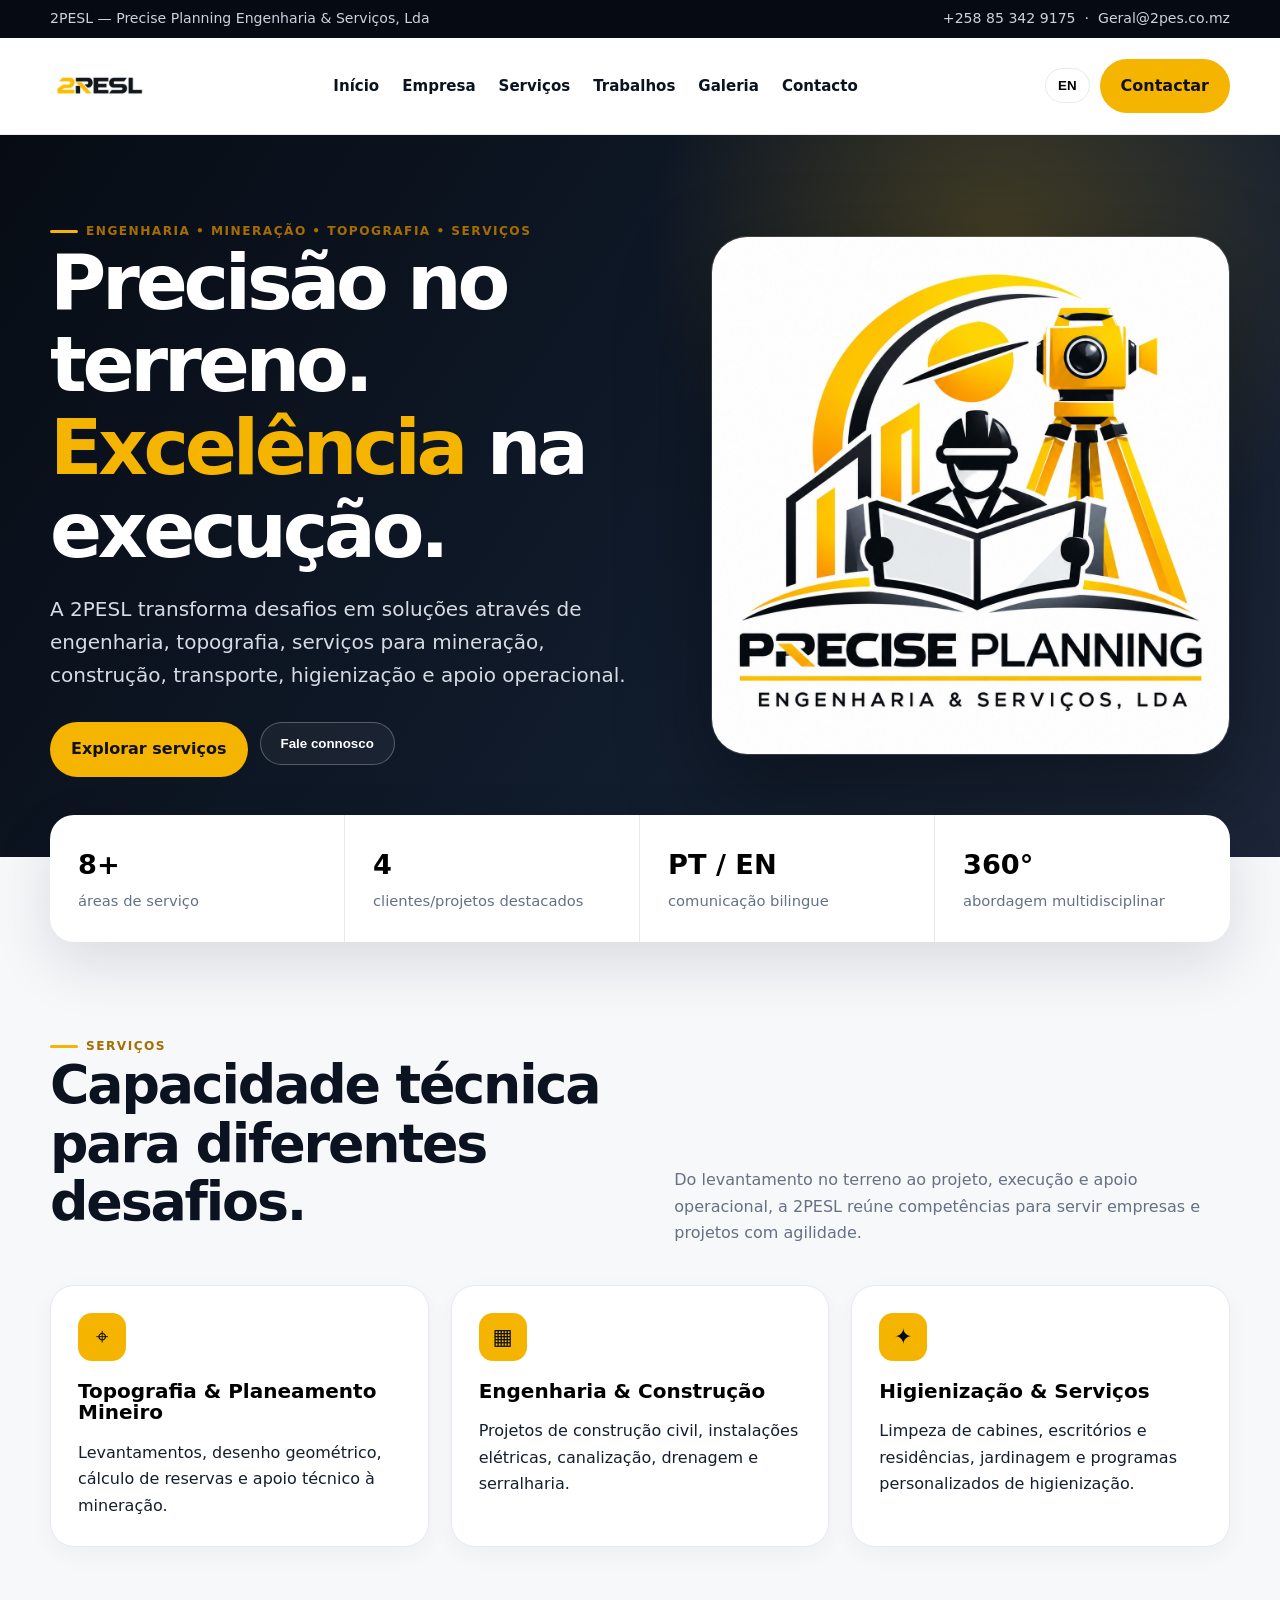
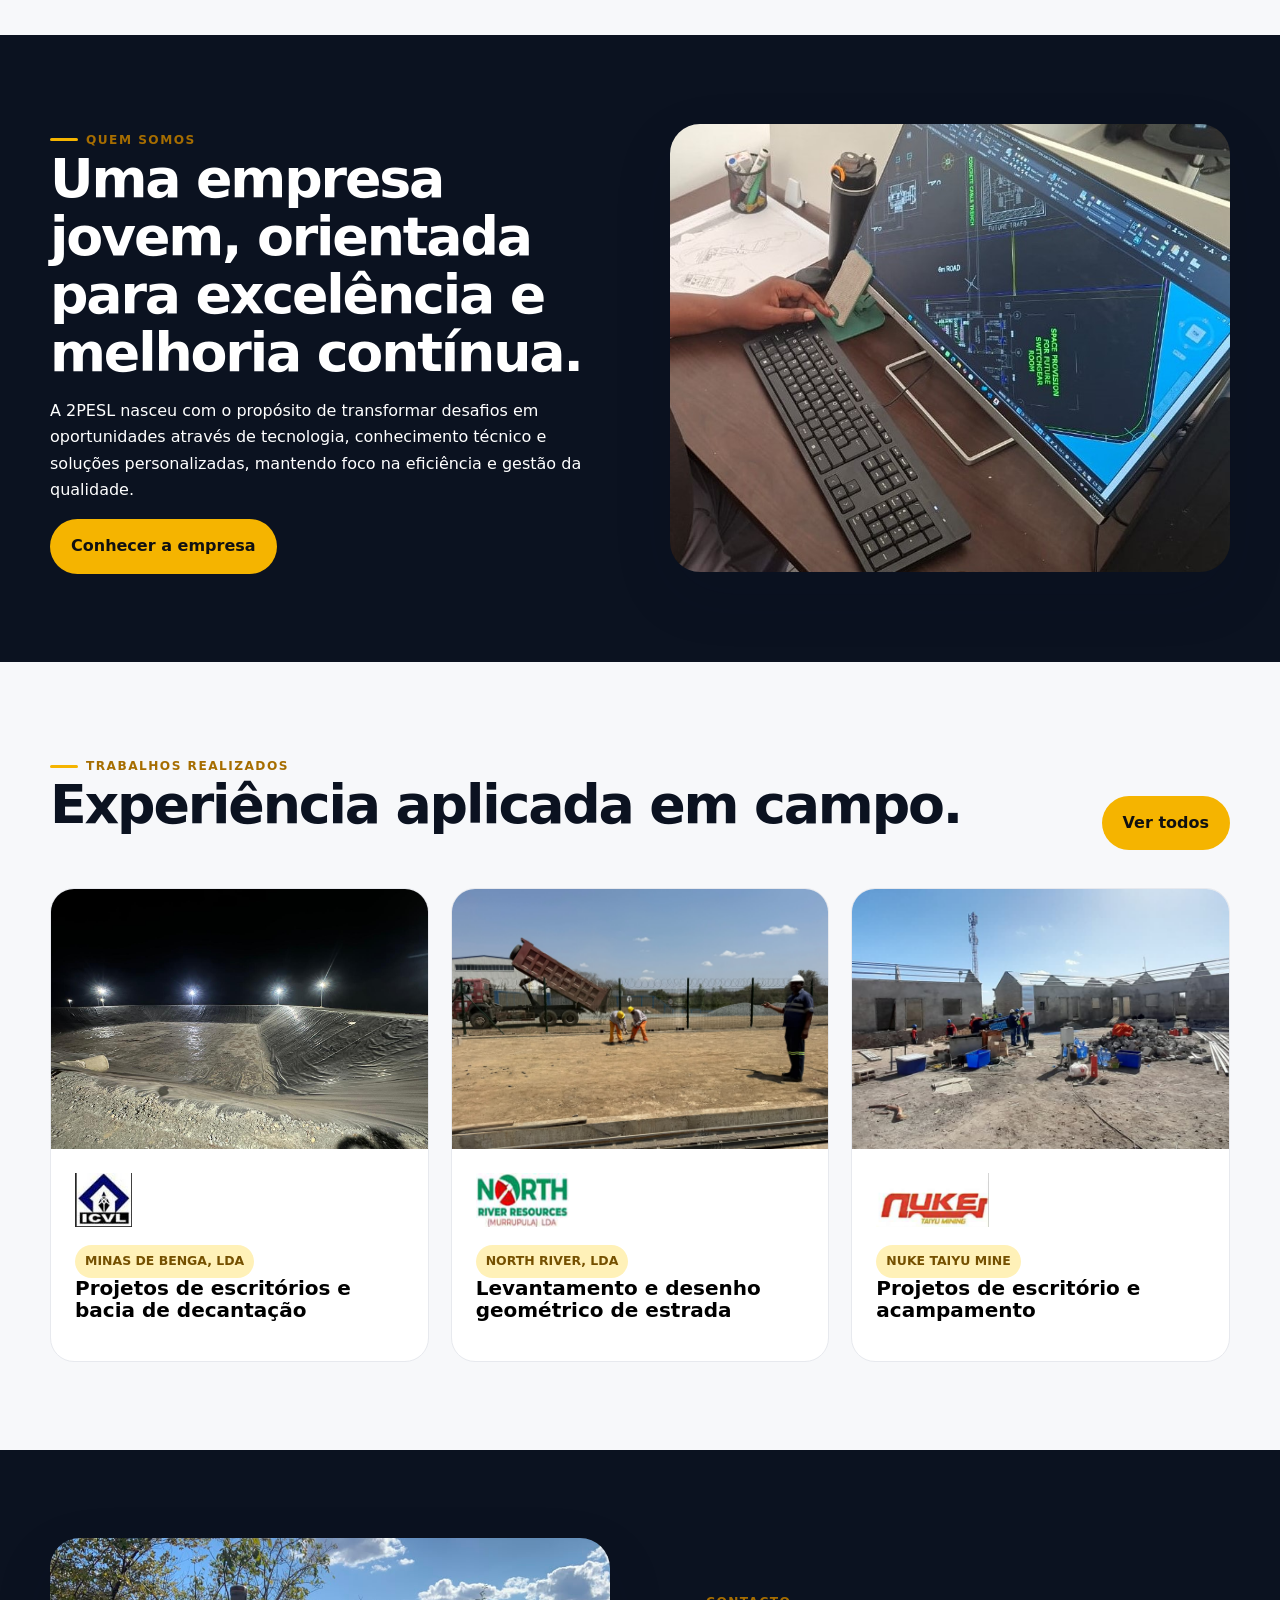
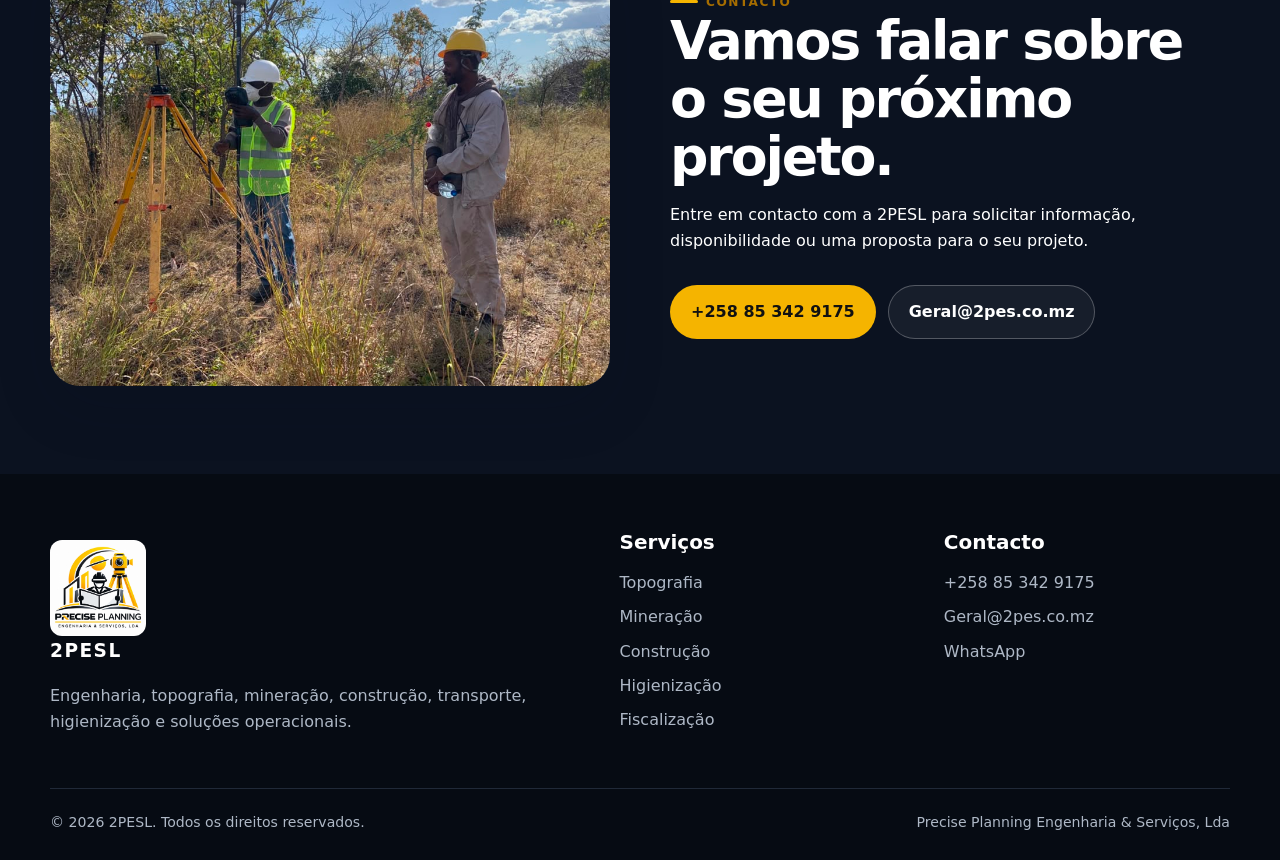
<file: index.html>
<!DOCTYPE html>
<html lang="pt">

<head>
    <meta charset="utf-8" />
    <meta content="width=device-width,initial-scale=1" name="viewport" />
    <meta content="2PESL — Precise Planning Engenharia &amp; Serviços, Lda" name="description" />
    <title>Início | 2PESL</title>
    <link href="assets/css/styles.css" rel="stylesheet" />
    <link rel="icon" href="./img/favicon.ico" sizes="any">    
</head>

<body data-title-en="Home | 2PESL" data-title-pt="Início | 2PESL">
    <div data-partial="partials/header.html"></div>
    <main>
        <section class="hero">
            <div class="container hero-grid">
                <div class="hero-copy reveal"><span class="eyebrow" data-i18n="heroTag">Engenharia • Mineração •
                        Topografia • Serviços</span>
                    <h1 data-i18n="heroTitle">Precisão no terreno. <span>Excelência</span> na execução.</h1>
                    <p class="lead" data-i18n="heroLead">A 2PESL transforma desafios em soluções através de engenharia,
                        topografia, serviços para mineração, construção, transporte, higienização e apoio operacional.
                    </p>
                    <div class="hero-actions"><a class="btn btn-primary" data-i18n="explore"
                            href="servicos.html">Explorar serviços</a>
                        <div class="contact-drop"><button class="btn btn-outline contact-toggle" data-i18n="talk">Fale
                                connosco</button>
                            <div class="contact-menu"><a href="tel:+258853429175">☎ <span data-i18n="phone">Telefone /
                                        WhatsApp</span></a><a href="https://wa.me/258853429175">◉ WhatsApp</a><a
                                    href="mailto:Geral@2pes.co.mz">✉ <span data-i18n="email">E-mail</span></a></div>
                        </div>
                    </div>
                </div>
                <div class="hero-media reveal"><img alt="2PESL surveying work" class="main" src="img/logo.jpeg" />
                </div>
            </div>
        </section>
        <div class="stats">
            <div class="container stats-grid reveal">
                <div class="stat"><strong>8+</strong><span data-en="service areas" data-pt="áreas de serviço">áreas de
                        serviço</span></div>
                <div class="stat"><strong>4</strong><span data-en="featured clients/projects"
                        data-pt="clientes/projetos destacados">clientes/projetos destacados</span></div>
                <div class="stat"><strong>PT / EN</strong><span data-en="bilingual communication"
                        data-pt="comunicação bilingue">comunicação bilingue</span></div>
                <div class="stat"><strong>360°</strong><span data-en="multidisciplinary approach"
                        data-pt="abordagem multidisciplinar">abordagem multidisciplinar</span></div>
            </div>
        </div>
        <section class="section">
            <div class="container">
                <div class="section-head reveal">
                    <div><span class="eyebrow" data-i18n="services">Serviços</span>
                        <h2 data-en="Technical capability for diverse challenges."
                            data-pt="Capacidade técnica para diferentes desafios.">Capacidade técnica para diferentes
                            desafios.</h2>
                    </div>
                    <p data-en="From field surveying to design, execution and operational support, 2PESL brings together capabilities to serve companies and projects with agility."
                        data-pt="Do levantamento no terreno ao projeto, execução e apoio operacional, a 2PESL reúne competências para servir empresas e projetos com agilidade.">
                        Do levantamento no terreno ao projeto, execução e apoio operacional, a 2PESL reúne competências
                        para servir empresas e projetos com agilidade.</p>
                </div>
                <div class="grid-3">
                    <article class="card reveal">
                        <div class="icon">⌖</div>
                        <h3 data-en="Surveying &amp; Mine Planning" data-pt="Topografia &amp; Planeamento Mineiro">
                            Topografia &amp; Planeamento Mineiro</h3>
                        <p data-en="Surveys, geometric design, reserve calculations and technical mining support."
                            data-pt="Levantamentos, desenho geométrico, cálculo de reservas e apoio técnico à mineração.">
                            Levantamentos, desenho geométrico, cálculo de reservas e apoio técnico à mineração.</p>
                    </article>
                    <article class="card reveal">
                        <div class="icon">▦</div>
                        <h3 data-en="Engineering &amp; Construction" data-pt="Engenharia &amp; Construção">Engenharia
                            &amp; Construção</h3>
                        <p data-en="Civil construction projects, electrical installation, plumbing, drainage and metalwork."
                            data-pt="Projetos de construção civil, instalações elétricas, canalização, drenagem e serralharia.">
                            Projetos de construção civil, instalações elétricas, canalização, drenagem e serralharia.
                        </p>
                    </article>
                    <article class="card reveal">
                        <div class="icon">✦</div>
                        <h3 data-en="Sanitation &amp; Services" data-pt="Higienização &amp; Serviços">Higienização &amp;
                            Serviços</h3>
                        <p data-en="Cabin, office and residential cleaning, gardening and tailored sanitation programs."
                            data-pt="Limpeza de cabines, escritórios e residências, jardinagem e programas personalizados de higienização.">
                            Limpeza de cabines, escritórios e residências, jardinagem e programas personalizados de
                            higienização.</p>
                    </article>
                </div>
            </div>
        </section>
        <section class="section dark">
            <div class="container split">
                <div class="reveal"><span class="eyebrow" data-i18n="who">Quem somos</span>
                    <h2 data-en="A young company driven by excellence and continuous improvement."
                        data-pt="Uma empresa jovem, orientada para excelência e melhoria contínua.">Uma empresa jovem,
                        orientada para excelência e melhoria contínua.</h2>
                    <p data-en="2PESL was created to turn challenges into opportunities through technology, technical expertise and tailored solutions, with a focus on efficiency and quality management."
                        data-pt="A 2PESL nasceu com o propósito de transformar desafios em oportunidades através de tecnologia, conhecimento técnico e soluções personalizadas, mantendo foco na eficiência e gestão da qualidade.">
                        A 2PESL nasceu com o propósito de transformar desafios em oportunidades através de tecnologia,
                        conhecimento técnico e soluções personalizadas, mantendo foco na eficiência e gestão da
                        qualidade.</p><a class="btn btn-primary" data-en="Learn about us" data-pt="Conhecer a empresa"
                        href="empresa.html">Conhecer a empresa</a>
                </div><img alt="Technical design work" class="reveal" src="img/cad-design.jpeg" />
            </div>
        </section>
        <section class="section">
            <div class="container">
                <div class="section-head reveal">
                    <div><span class="eyebrow" data-i18n="projectsTitle">Trabalhos realizados</span>
                        <h2 data-en="Experience applied in the field." data-pt="Experiência aplicada em campo.">
                            Experiência aplicada em campo.</h2>
                    </div><a class="btn btn-primary" data-en="View all" data-pt="Ver todos" href="trabalhos.html">Ver
                        todos</a>
                </div>
                <div class="grid-3">
                    <article class="project-card reveal"><img alt="Civil works" class="photo"
                            src="img/project-8.jpeg" />
                        <div class="project-body"><img alt="Minas de Benga" class="client-logo"
                                src="img/client-minas-benga.png" /><span class="pill">MINAS DE BENGA, LDA</span>
                            <h3 data-en="Office and settling basin projects"
                                data-pt="Projetos de escritórios e bacia de decantação">Projetos de escritórios e bacia
                                de decantação</h3>
                        </div>
                    </article>
                    <article class="project-card reveal"><img alt="Surveying" class="photo" src="img/site-work.jpeg" />
                        <div class="project-body"><img alt="North River Resources" class="client-logo"
                                src="img/client-north-river.png" /><span class="pill">NORTH RIVER, LDA</span>
                            <h3 data-en="Road survey and geometric design"
                                data-pt="Levantamento e desenho geométrico de estrada">Levantamento e desenho geométrico
                                de estrada</h3>
                        </div>
                    </article>
                    <article class="project-card reveal"><img alt="Site project" class="photo"
                            src="img/nuke-works.jpeg" />
                        <div class="project-body"><img alt="Nuke Taiyu Mining" class="client-logo"
                                src="img/client-nuke-taiyu.png" /><span class="pill">NUKE TAIYU MINE</span>
                            <h3 data-en="Office and camp projects" data-pt="Projetos de escritório e acampamento">
                                Projetos de escritório e acampamento</h3>
                        </div>
                    </article>
                </div>
            </div>
        </section>
        <section class="section dark">
            <div class="container split"><img alt="Field surveying" class="reveal" src="img/survey-5.jpeg" />
                <div class="reveal"><span class="eyebrow" data-i18n="contact">Contacto</span>
                    <h2 data-i18n="contactTitle">Vamos falar sobre o seu próximo projeto.</h2>
                    <p data-en="Contact 2PESL to request information, availability or a proposal for your project."
                        data-pt="Entre em contacto com a 2PESL para solicitar informação, disponibilidade ou uma proposta para o seu projeto.">
                        Entre em contacto com a 2PESL para solicitar informação, disponibilidade ou uma proposta para o
                        seu projeto.</p>
                    <div class="hero-actions"><a class="btn btn-primary" href="tel:+258853429175">+258 85 342 9175</a><a
                            class="btn btn-outline" href="mailto:Geral@2pes.co.mz">Geral@2pes.co.mz</a></div>
                </div>
            </div>
        </section>
    </main>
    <div data-partial="partials/footer.html"></div>
    <script src="assets/js/app.js"></script>
</body>

</html>
</file>
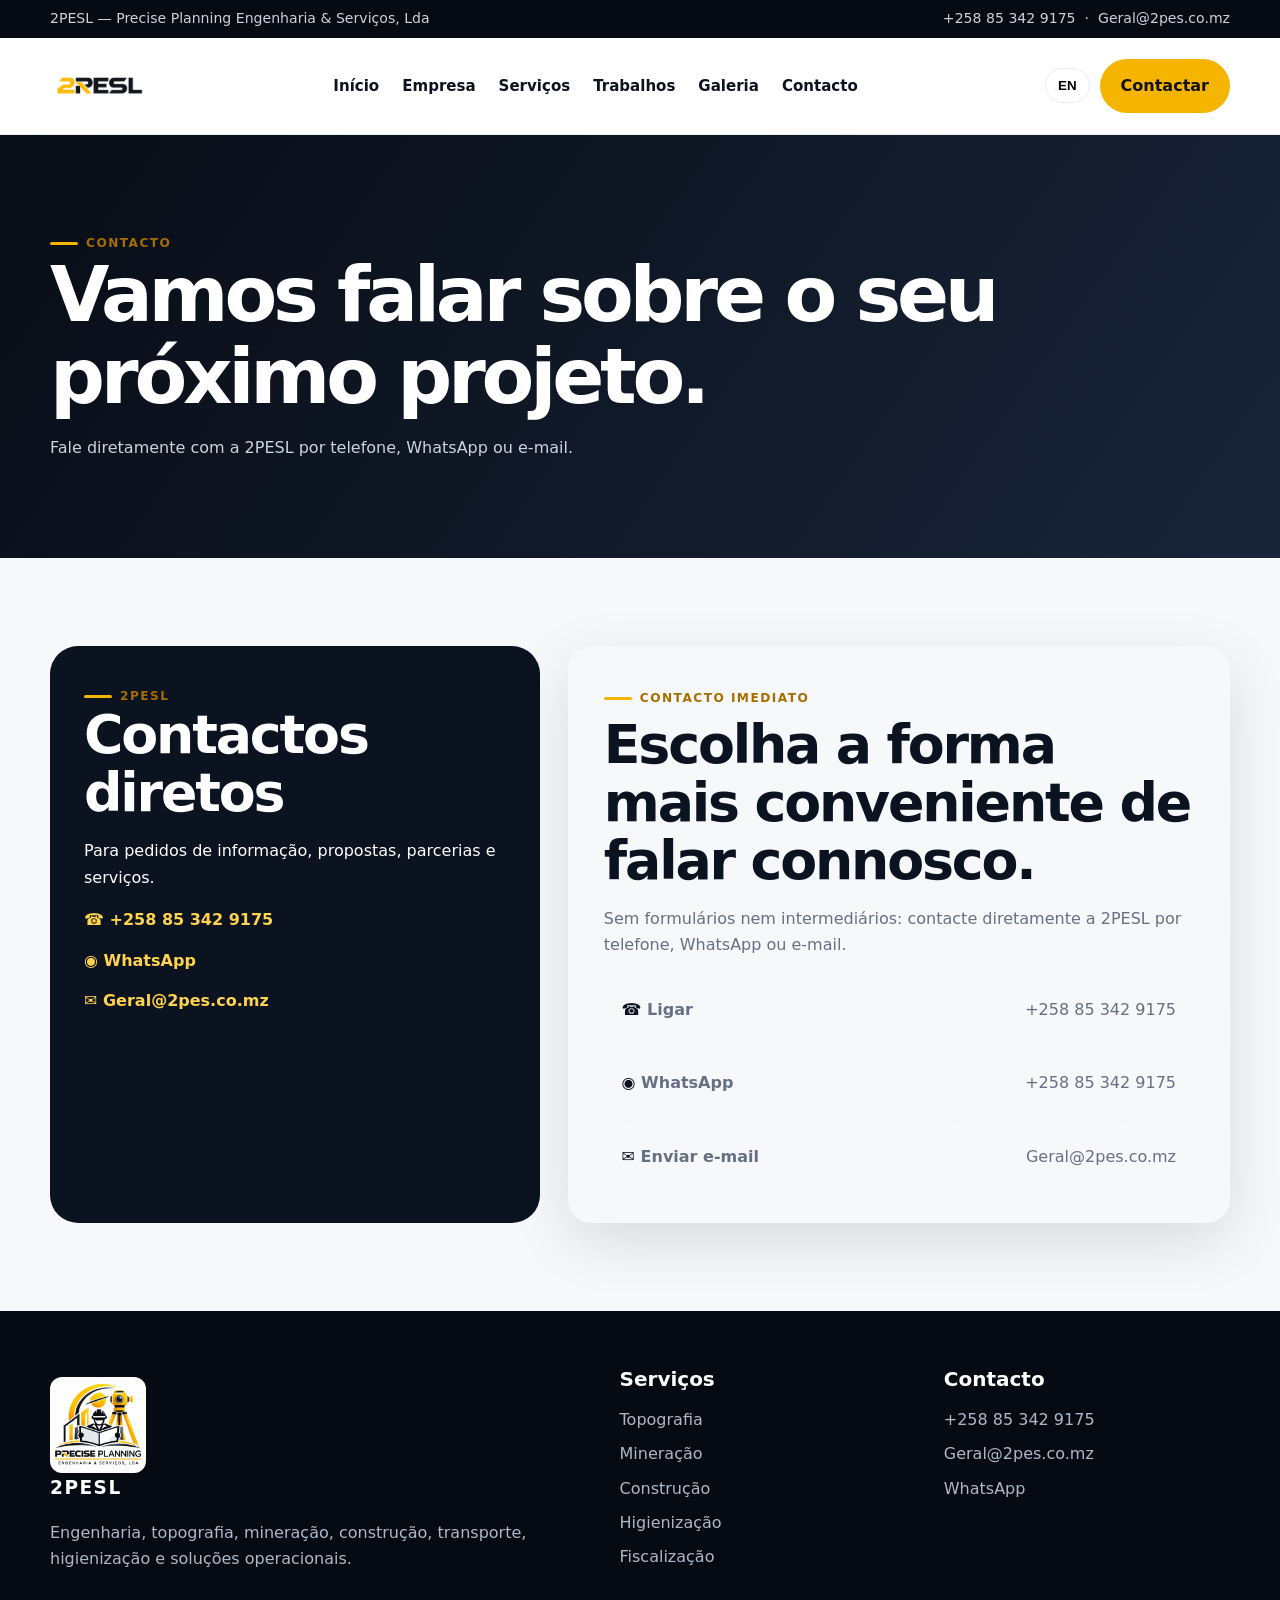
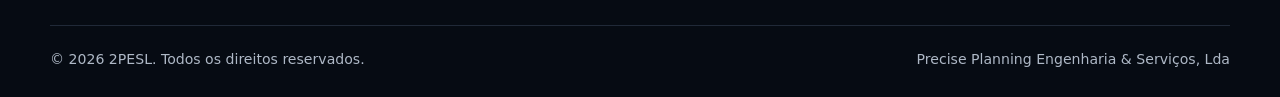
<file: contacto.html>
<!DOCTYPE html>

<html lang="pt">

<head>
    <meta charset="utf-8" />
    <meta content="width=device-width,initial-scale=1" name="viewport" />
    <meta content="2PESL — Precise Planning Engenharia &amp; Serviços, Lda" name="description" />
    <title>Contacto | 2PESL</title>
    <link href="assets/css/styles.css" rel="stylesheet" />
    <link rel="icon" href="./img/favicon.ico" sizes="any">
</head>

<body data-title-en="Contact | 2PESL" data-title-pt="Contacto | 2PESL">
    <div data-partial="partials/header.html"></div>
    <main>
        <section class="page-hero">
            <div class="container reveal"><span class="eyebrow" data-i18n="contact">Contacto</span>
                <h1 data-i18n="contactTitle">Vamos falar sobre o seu próximo projeto.</h1>
                <p data-en="Talk directly to 2PESL by phone, WhatsApp or email."
                    data-pt="Fale diretamente com a 2PESL por telefone, WhatsApp ou e-mail.">Fale diretamente com a
                    2PESL por telefone, WhatsApp ou e-mail.</p>
            </div>
        </section>
        <section class="section">
            <div class="container contact-grid">
                <aside class="contact-card reveal"><span class="eyebrow">2PESL</span>
                    <h2 data-en="Direct contacts" data-pt="Contactos diretos">Contactos diretos</h2>
                    <p data-en="For information requests, proposals, partnerships and services."
                        data-pt="Para pedidos de informação, propostas, parcerias e serviços.">Para pedidos de
                        informação, propostas, parcerias e serviços.</p><a href="tel:+258853429175">☎ +258 85 342 9175</a><a
                        href="https://wa.me/258853429175">◉ WhatsApp</a><a
                        href="mailto:Geral@2pes.co.mz">✉ Geral@2pes.co.mz</a>
                </aside>
                <section aria-label="Contact options" class="contact-direct reveal">
                    <span class="eyebrow" data-en="Direct contact" data-pt="Contacto imediato">Contacto imediato</span>
                    <h2 data-en="Choose the most convenient way to reach us."
                        data-pt="Escolha a forma mais conveniente de falar connosco.">Escolha a forma mais conveniente
                        de falar connosco.</h2>
                    <p data-en="No forms or intermediaries: contact 2PESL directly by phone, WhatsApp or email."
                        data-pt="Sem formulários nem intermediários: contacte diretamente a 2PESL por telefone, WhatsApp ou e-mail.">
                        Sem formulários nem intermediários: contacte diretamente a 2PESL por telefone, WhatsApp ou
                        e-mail.</p>
                    <div class="direct-actions">
                        <a class="direct-action" href="tel:+258853429175"><strong>☎ <span data-en="Call"
                                    data-pt="Ligar">Ligar</span></strong><span>+258 85 342 9175</span></a>
                        <a class="direct-action" href="https://wa.me/258853429175" rel="noopener"
                            target="_blank"><strong>◉ <span>WhatsApp</span></strong><span>+258 85 342 9175</span></a>
                        <a class="direct-action" href="mailto:Geral@2pes.co.mz"><strong>✉ <span data-en="Send email"
                                    data-pt="Enviar e-mail">Enviar
                                    e-mail</span></strong><span>Geral@2pes.co.mz</span></a>
                    </div>
                </section>
            </div>
        </section>
    </main>
    <div data-partial="partials/footer.html"></div>
    <script src="assets/js/app.js"></script>
</body>

</html>
</file>
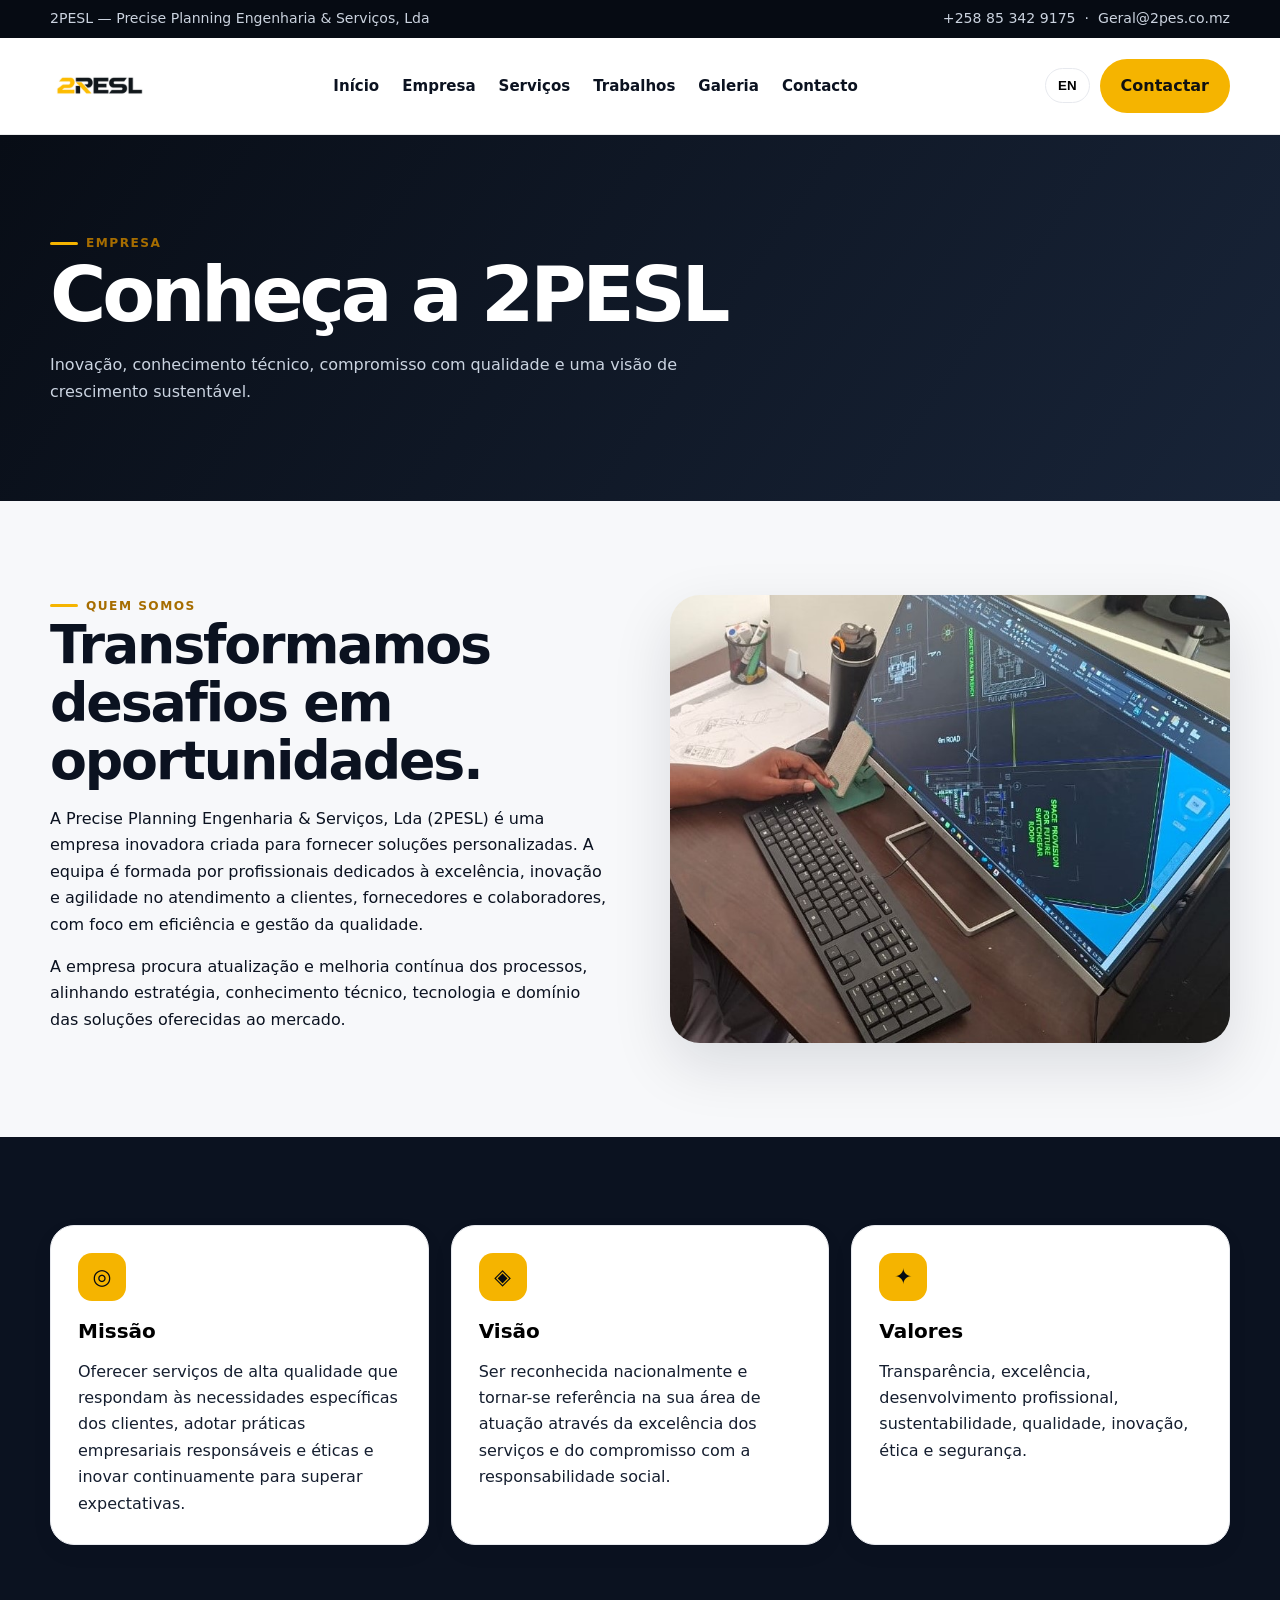
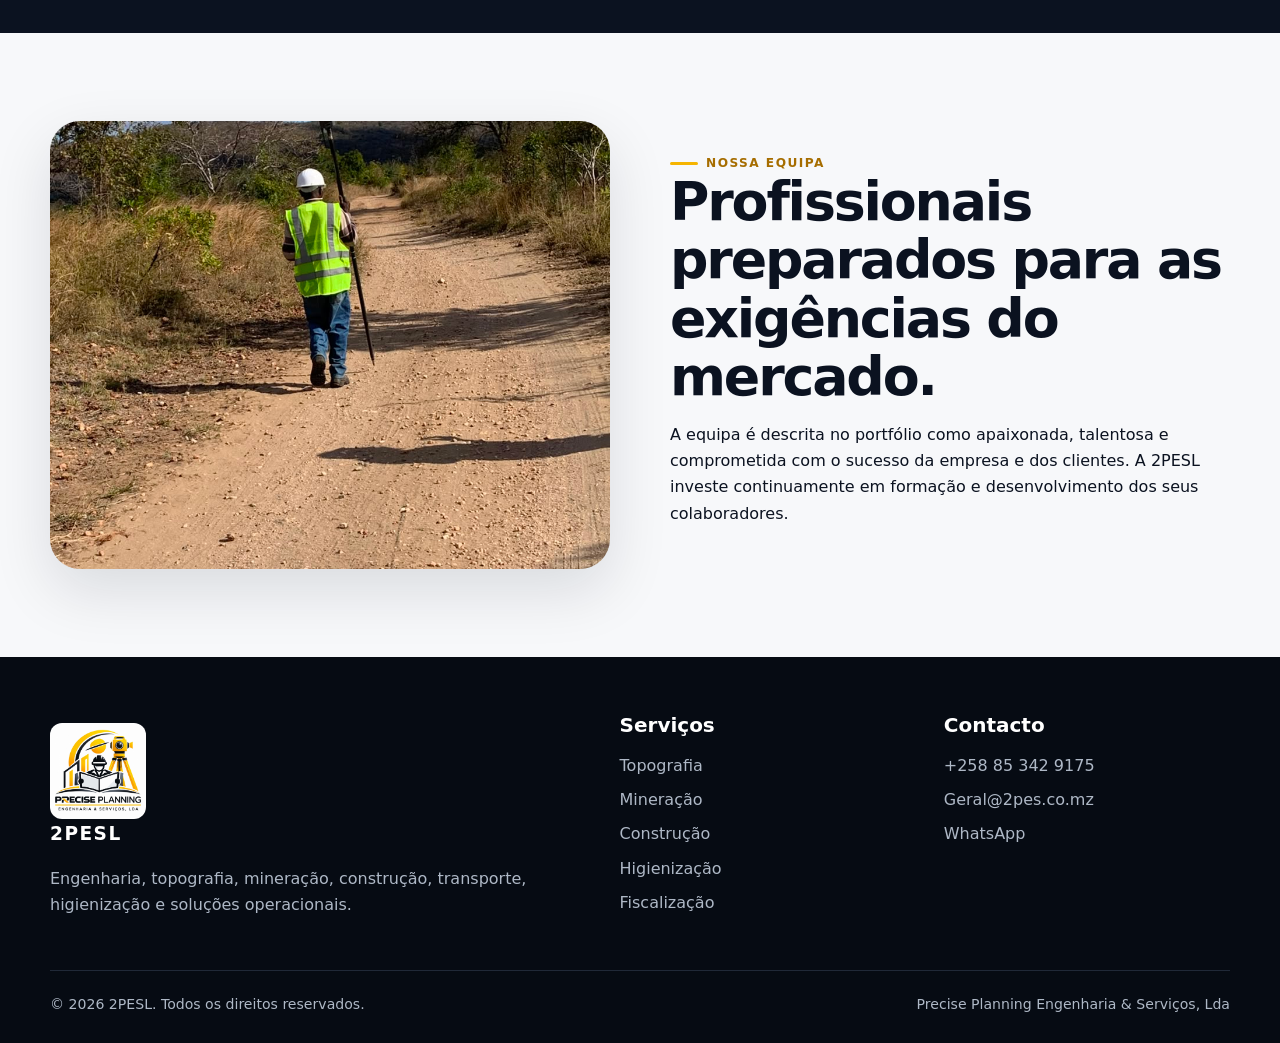
<file: empresa.html>
<!DOCTYPE html>
<html lang="pt">

<head>
    <meta charset="utf-8" />
    <meta content="width=device-width,initial-scale=1" name="viewport" />
    <meta content="2PESL — Precise Planning Engenharia &amp; Serviços, Lda" name="description" />
    <title>Empresa | 2PESL</title>
    <link href="assets/css/styles.css" rel="stylesheet" />
    <link rel="icon" href="./img/favicon.ico" sizes="any">
</head>

<body data-title-en="Company | 2PESL" data-title-pt="Empresa | 2PESL">
    <div data-partial="partials/header.html"></div>
    <main>
        <section class="page-hero">
            <div class="container reveal"><span class="eyebrow" data-i18n="about">Empresa</span>
                <h1 data-en="Meet 2PESL" data-pt="Conheça a 2PESL">Conheça a 2PESL</h1>
                <p data-en="Innovation, technical expertise, commitment to quality and a vision for sustainable growth."
                    data-pt="Inovação, conhecimento técnico, compromisso com qualidade e uma visão de crescimento sustentável.">
                    Inovação, conhecimento técnico, compromisso com qualidade e uma visão de crescimento sustentável.
                </p>
            </div>
        </section>
        <section class="section">
            <div class="container split">
                <div class="reveal"><span class="eyebrow" data-i18n="who">Quem somos</span>
                    <h2 data-en="We turn challenges into opportunities."
                        data-pt="Transformamos desafios em oportunidades.">Transformamos desafios em oportunidades.</h2>
                    <p data-en="Precise Planning Engenharia &amp; Serviços, Lda (2PESL) is an innovative company created to deliver tailored solutions. Its team is made up of professionals dedicated to excellence, innovation and agility in serving clients, suppliers and employees, with a focus on efficiency and quality management."
                        data-pt="A Precise Planning Engenharia &amp; Serviços, Lda (2PESL) é uma empresa inovadora criada para fornecer soluções personalizadas. A equipa é formada por profissionais dedicados à excelência, inovação e agilidade no atendimento a clientes, fornecedores e colaboradores, com foco em eficiência e gestão da qualidade.">
                        A Precise Planning Engenharia &amp; Serviços, Lda (2PESL) é uma empresa inovadora criada para
                        fornecer soluções personalizadas. A equipa é formada por profissionais dedicados à excelência,
                        inovação e agilidade no atendimento a clientes, fornecedores e colaboradores, com foco em
                        eficiência e gestão da qualidade.</p>
                    <p data-en="The company continuously seeks process updates and improvement, aligning strategy, technical knowledge, technology and mastery of the solutions offered to the market."
                        data-pt="A empresa procura atualização e melhoria contínua dos processos, alinhando estratégia, conhecimento técnico, tecnologia e domínio das soluções oferecidas ao mercado.">
                        A empresa procura atualização e melhoria contínua dos processos, alinhando estratégia,
                        conhecimento técnico, tecnologia e domínio das soluções oferecidas ao mercado.</p>
                </div><img alt="2PESL technical work" class="reveal" src="img/cad-design.jpeg" />
            </div>
        </section>
        <section class="section dark">
            <div class="container grid-3">
                <article class="card reveal">
                    <div class="icon">◎</div>
                    <h3 data-i18n="mission">Missão</h3>
                    <p data-en="Deliver high-quality services that meet clients’ specific needs, adopt responsible and ethical business practices, and continuously innovate to exceed expectations."
                        data-pt="Oferecer serviços de alta qualidade que respondam às necessidades específicas dos clientes, adotar práticas empresariais responsáveis e éticas e inovar continuamente para superar expectativas.">
                        Oferecer serviços de alta qualidade que respondam às necessidades específicas dos clientes,
                        adotar práticas empresariais responsáveis e éticas e inovar continuamente para superar
                        expectativas.</p>
                </article>
                <article class="card reveal">
                    <div class="icon">◈</div>
                    <h3 data-i18n="vision">Visão</h3>
                    <p data-en="To be nationally recognized and become a reference in its field through service excellence and commitment to corporate social responsibility."
                        data-pt="Ser reconhecida nacionalmente e tornar-se referência na sua área de atuação através da excelência dos serviços e do compromisso com a responsabilidade social.">
                        Ser reconhecida nacionalmente e tornar-se referência na sua área de atuação através da
                        excelência dos serviços e do compromisso com a responsabilidade social.</p>
                </article>
                <article class="card reveal">
                    <div class="icon">✦</div>
                    <h3 data-i18n="values">Valores</h3>
                    <p data-en="Transparency, excellence, professional development, sustainability, quality, innovation, ethics and safety."
                        data-pt="Transparência, excelência, desenvolvimento profissional, sustentabilidade, qualidade, inovação, ética e segurança.">
                        Transparência, excelência, desenvolvimento profissional, sustentabilidade, qualidade, inovação,
                        ética e segurança.</p>
                </article>
            </div>
        </section>
        <section class="section">
            <div class="container split"><img alt="2PESL field work" class="reveal" src="img/survey-3.jpeg" />
                <div class="reveal"><span class="eyebrow" data-en="Our team" data-pt="Nossa equipa">Nossa equipa</span>
                    <h2 data-en="Professionals prepared for market demands."
                        data-pt="Profissionais preparados para as exigências do mercado.">Profissionais preparados para
                        as exigências do mercado.</h2>
                    <p data-en="The portfolio describes the team as passionate, talented and committed to the success of the company and its clients. 2PESL continuously invests in employee training and development."
                        data-pt="A equipa é descrita no portfólio como apaixonada, talentosa e comprometida com o sucesso da empresa e dos clientes. A 2PESL investe continuamente em formação e desenvolvimento dos seus colaboradores.">
                        A equipa é descrita no portfólio como apaixonada, talentosa e comprometida com o sucesso da
                        empresa e dos clientes. A 2PESL investe continuamente em formação e desenvolvimento dos seus
                        colaboradores.</p>
                </div>
            </div>
        </section>
    </main>
    <div data-partial="partials/footer.html"></div>
    <script src="assets/js/app.js"></script>
</body>

</html>
</file>
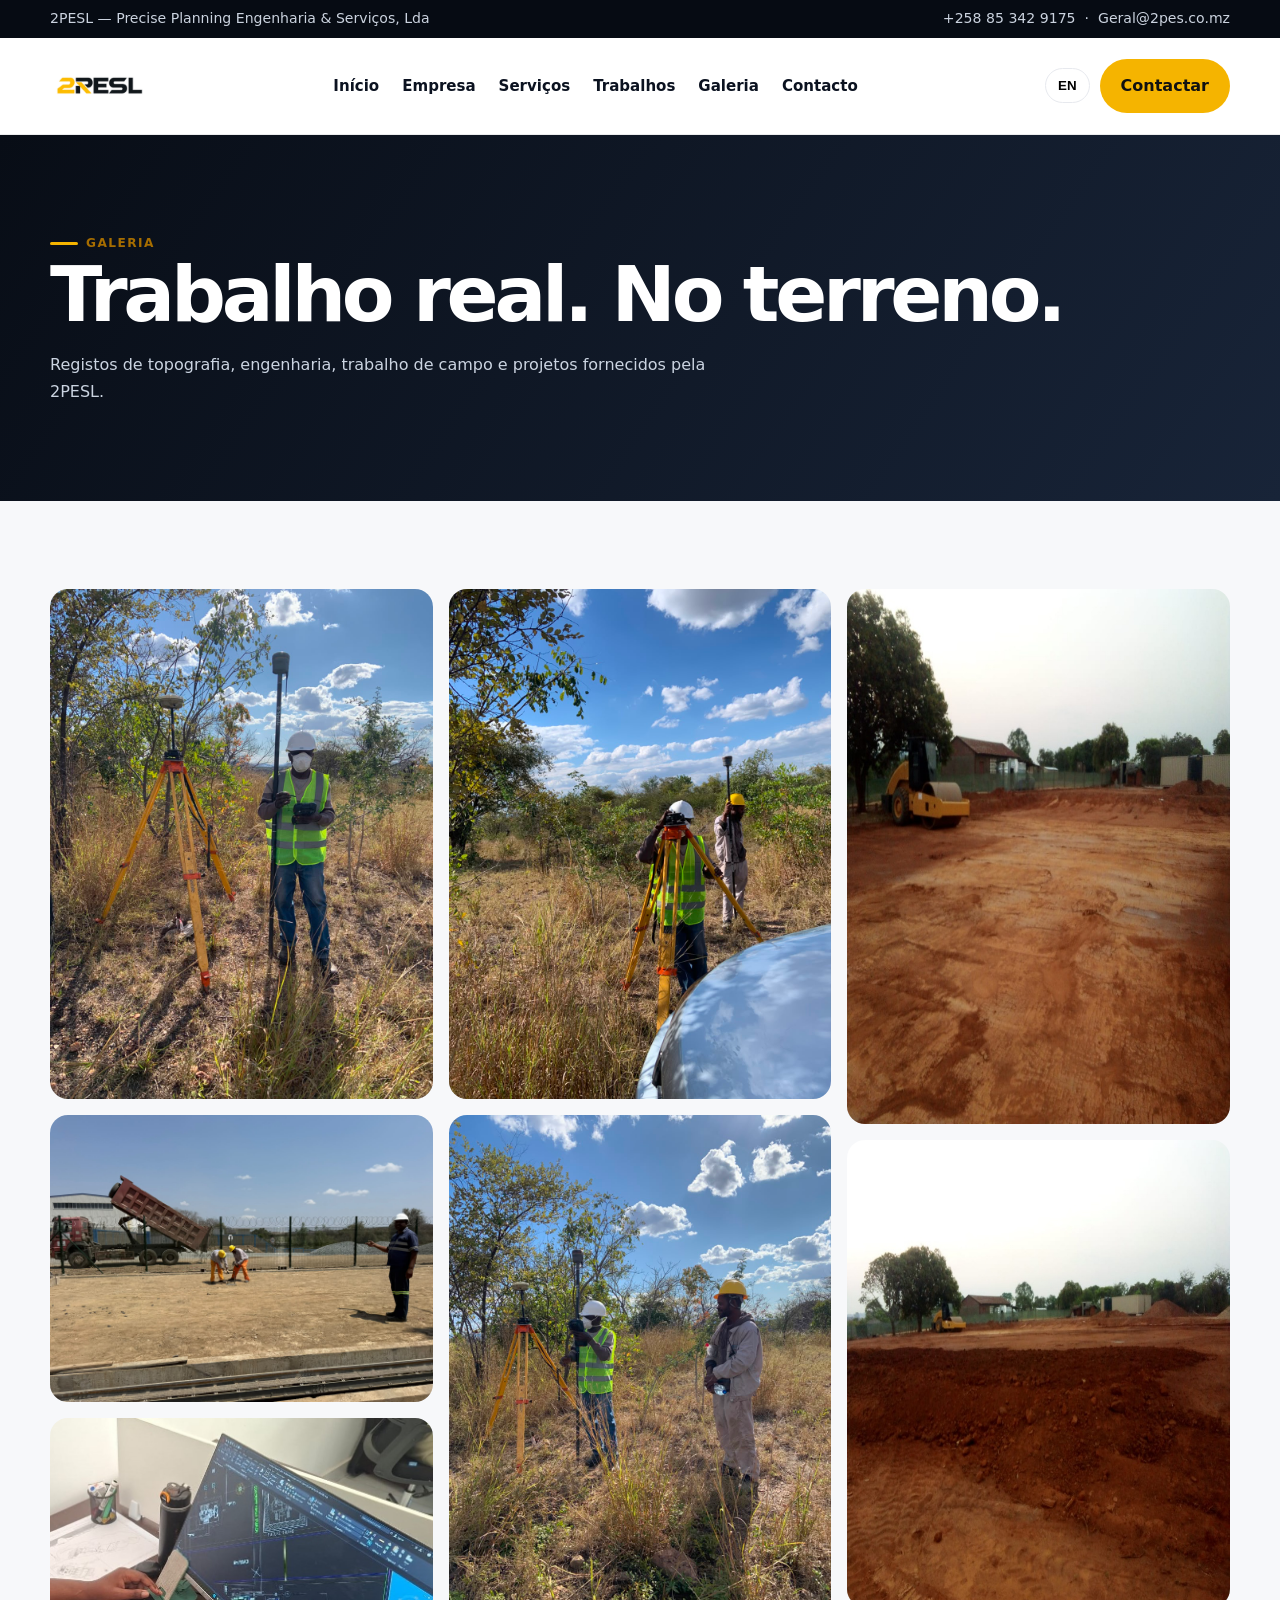
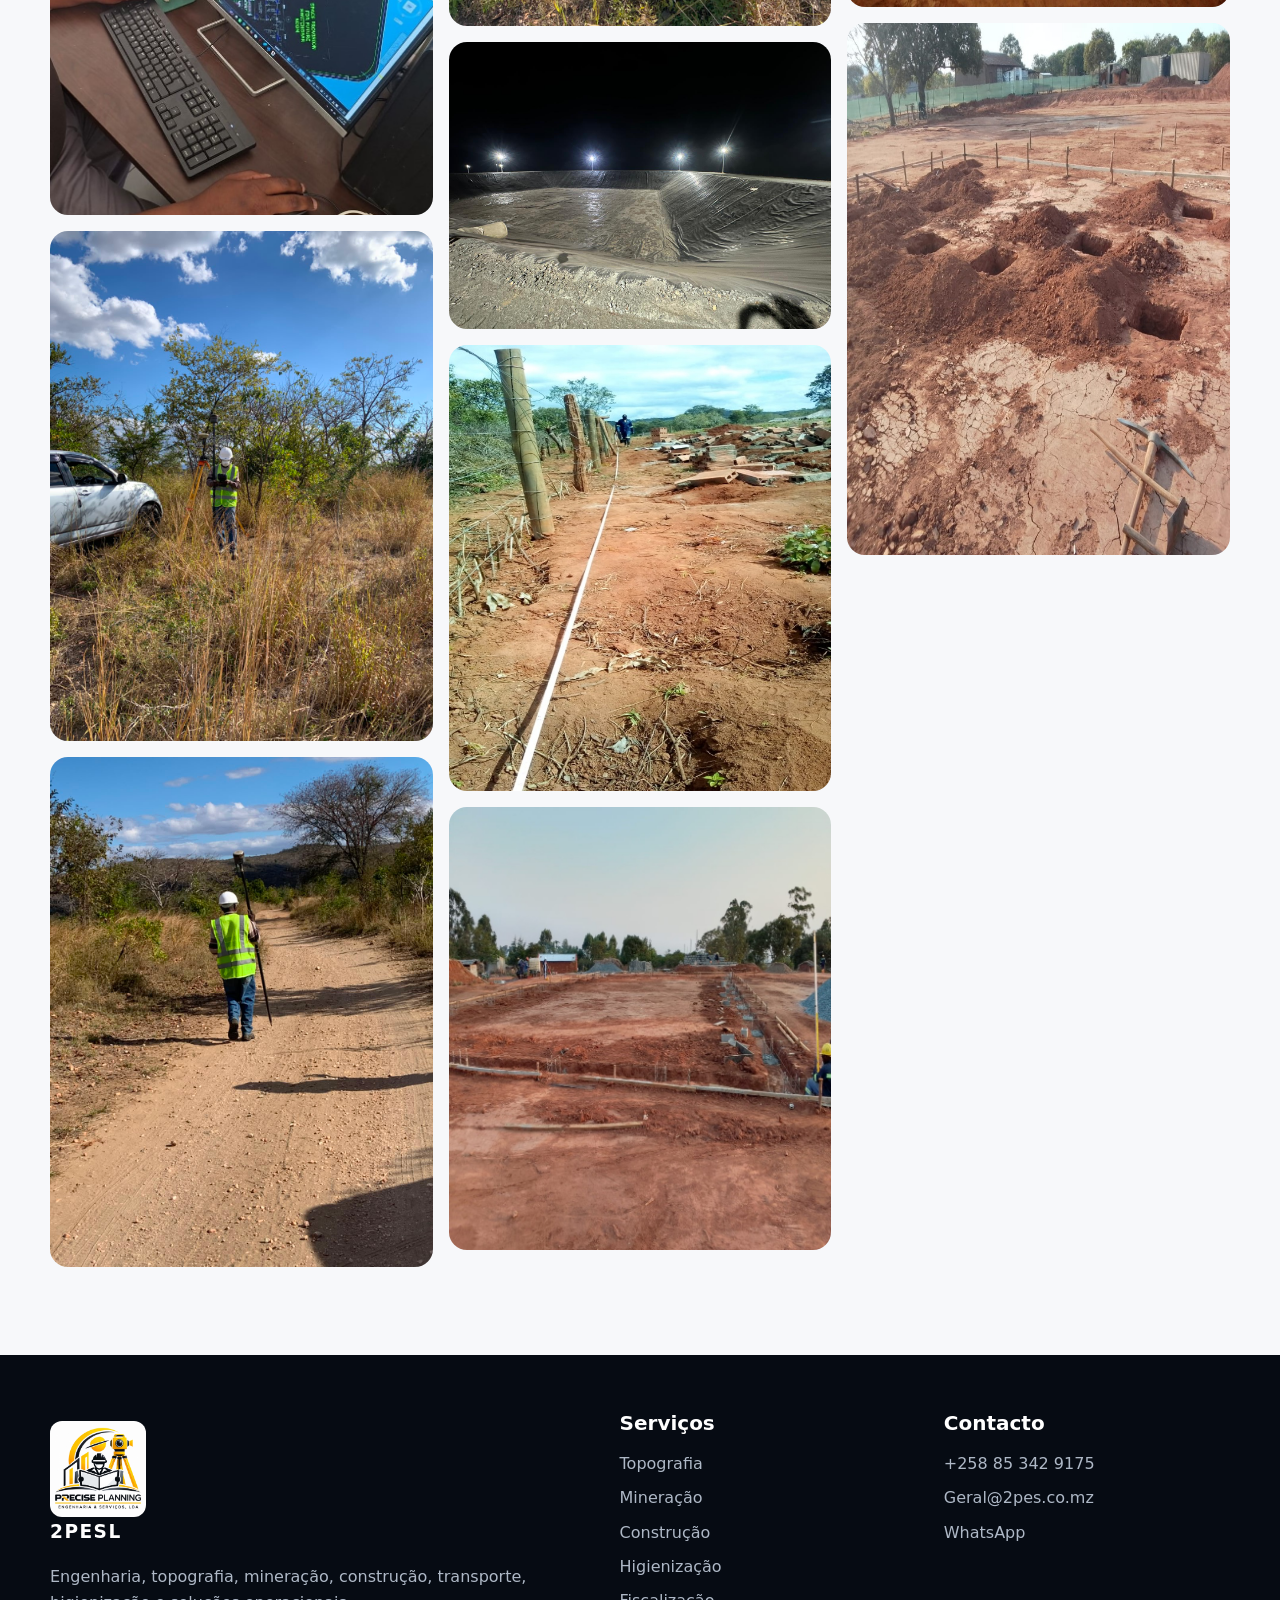
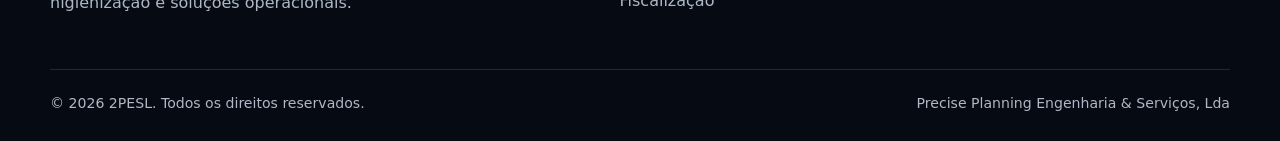
<file: galeria.html>
<!DOCTYPE html>
<html lang="pt">

<head>
    <meta charset="utf-8" />
    <meta content="width=device-width,initial-scale=1" name="viewport" />
    <meta content="2PESL — Precise Planning Engenharia &amp; Serviços, Lda" name="description" />
    <title>Galeria | 2PESL</title>
    <link href="assets/css/styles.css" rel="stylesheet" />
    <link rel="icon" href="./img/favicon.ico" sizes="any">    
</head>

<body data-title-en="Gallery | 2PESL" data-title-pt="Galeria | 2PESL">
    <div data-partial="partials/header.html"></div>
    <main>
        <section class="page-hero">
            <div class="container reveal"><span class="eyebrow" data-i18n="gallery">Galeria</span>
                <h1 data-en="Real work. In the field." data-pt="Trabalho real. No terreno.">Trabalho real. No terreno.
                </h1>
                <p data-en="Surveying, engineering, fieldwork and project records supplied by 2PESL."
                    data-pt="Registos de topografia, engenharia, trabalho de campo e projetos fornecidos pela 2PESL.">
                    Registos de topografia, engenharia, trabalho de campo e projetos fornecidos pela 2PESL.</p>
            </div>
        </section>
        <section class="section">
            <div class="container gallery">
                <figure class="reveal"><img alt="Surveying" src="img/survey-1.jpeg" /></figure>
                <figure class="reveal"><img alt="Site work" src="img/site-work.jpeg" /></figure>
                <figure class="reveal"><img alt="CAD design" src="img/cad-design.jpeg" /></figure>
                <figure class="reveal"><img alt="Field survey" src="img/survey-2.jpeg" /></figure>
                <figure class="reveal"><img alt="Field survey" src="img/survey-3.jpeg" /></figure>
                <figure class="reveal"><img alt="Field survey" src="img/survey-4.jpeg" /></figure>
                <figure class="reveal"><img alt="Field survey" src="img/survey-5.jpeg" /></figure>
                <figure class="reveal"><img alt="Project survey" src="img/project-8.jpeg" /></figure>
                <figure class="reveal"><img alt="Project measurement" src="img/project-9.jpeg" /></figure>
                <figure class="reveal"><img alt="Construction project" src="img/project-10.jpeg" /></figure>
                <figure class="reveal"><img alt="Construction project" src="img/project-11.jpeg" /></figure>
                <figure class="reveal"><img alt="Construction project" src="img/project-12.jpeg" /></figure>
                <figure class="reveal"><img alt="Construction project" src="img/project-13.jpeg" /></figure>
            </div>
        </section>
    </main>
    <div data-partial="partials/footer.html"></div>
    <script src="assets/js/app.js"></script>
</body>

</html>
</file>
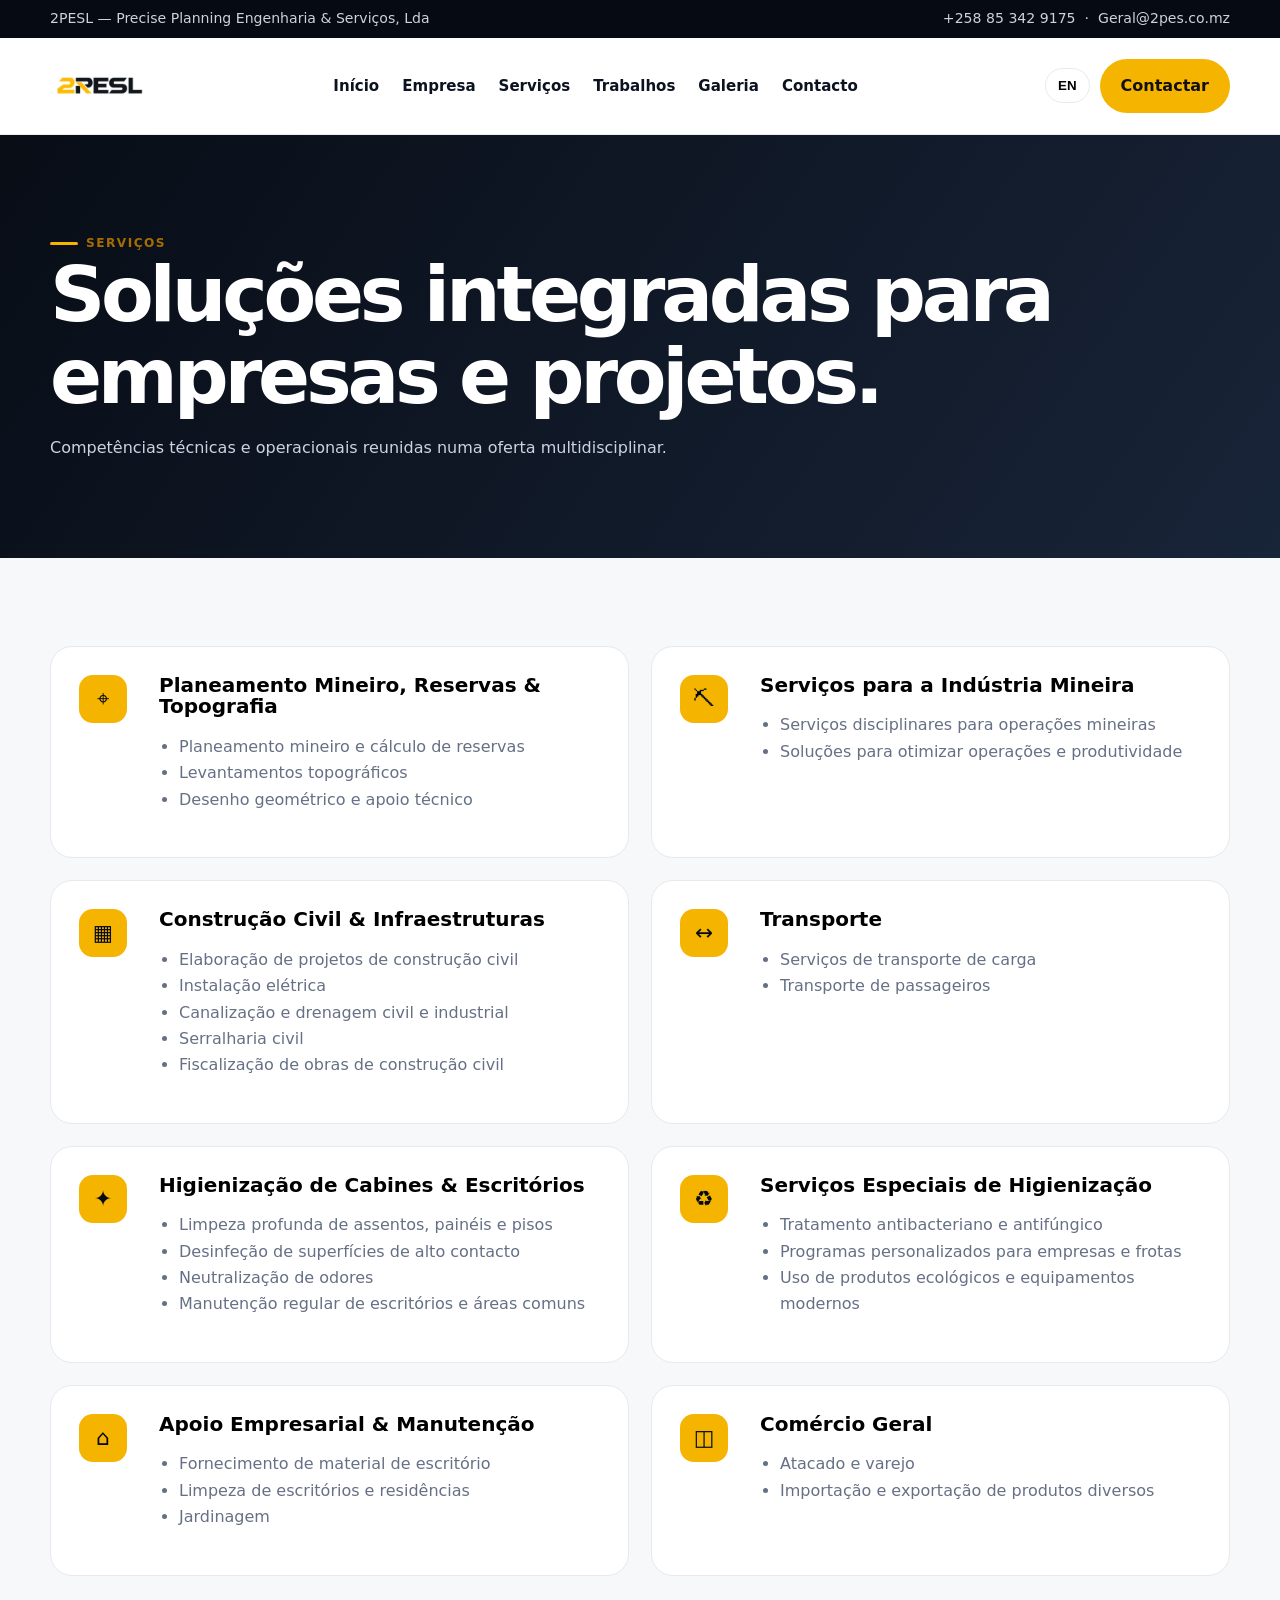
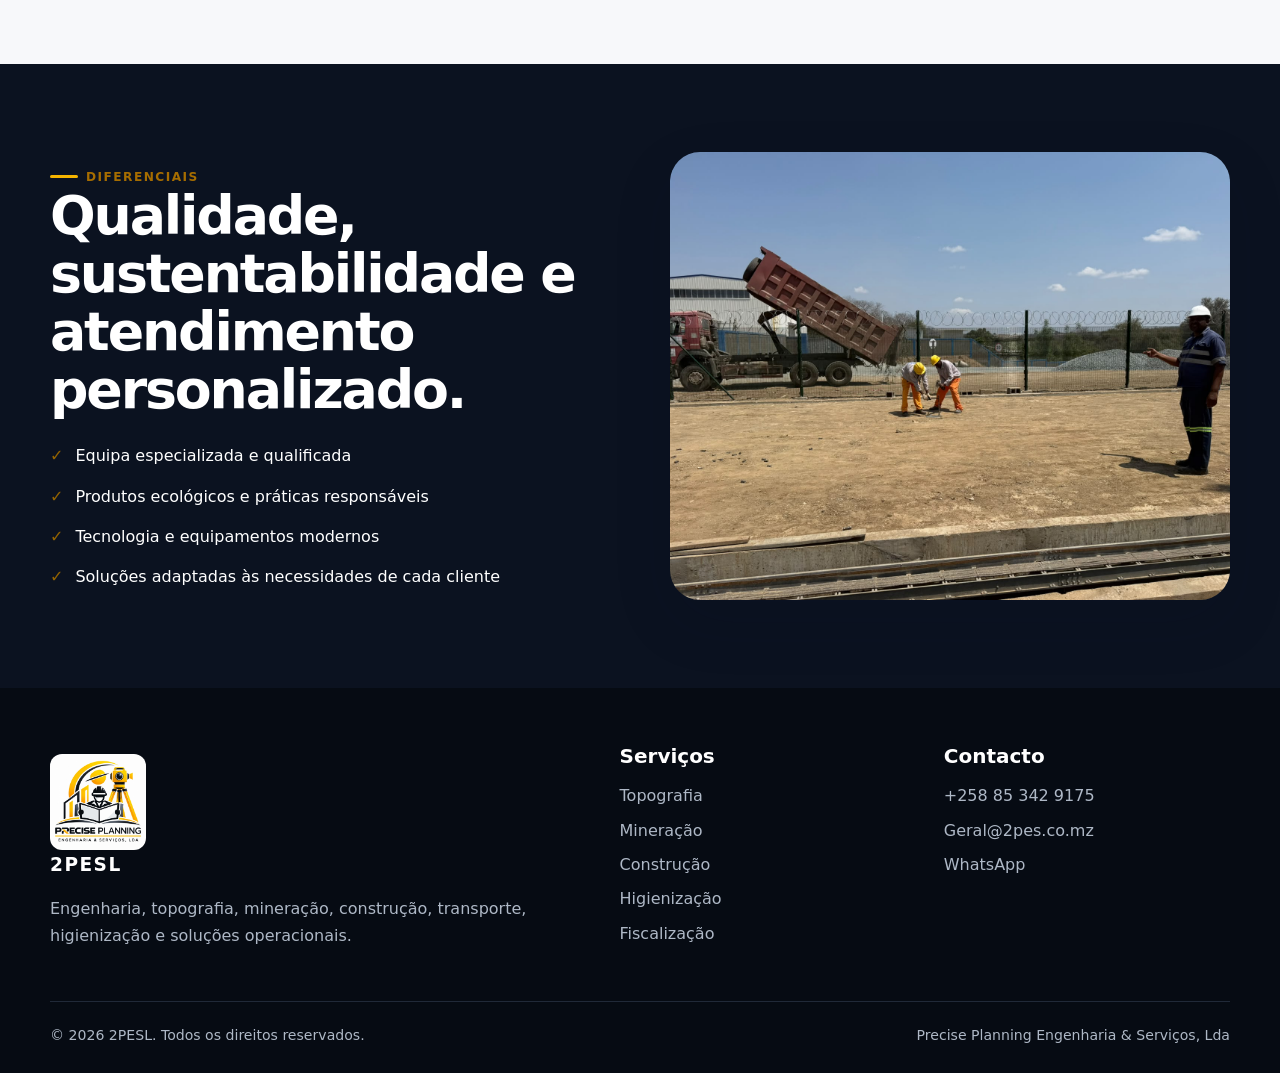
<file: servicos.html>
<!DOCTYPE html>
<html lang="pt">

<head>
    <meta charset="utf-8" />
    <meta content="width=device-width,initial-scale=1" name="viewport" />
    <meta content="2PESL — Precise Planning Engenharia &amp; Serviços, Lda" name="description" />
    <title>Serviços | 2PESL</title>
    <link href="assets/css/styles.css" rel="stylesheet" />
    <link rel="icon" href="./img/favicon.ico" sizes="any">    
</head>

<body data-title-en="Services | 2PESL" data-title-pt="Serviços | 2PESL">
    <div data-partial="partials/header.html"></div>
    <main>
        <section class="page-hero">
            <div class="container reveal"><span class="eyebrow" data-i18n="services">Serviços</span>
                <h1 data-en="Integrated solutions for companies and projects."
                    data-pt="Soluções integradas para empresas e projetos.">Soluções integradas para empresas e
                    projetos.</h1>
                <p data-en="Technical and operational capabilities brought together in a multidisciplinary service offering."
                    data-pt="Competências técnicas e operacionais reunidas numa oferta multidisciplinar.">Competências
                    técnicas e operacionais reunidas numa oferta multidisciplinar.</p>
            </div>
        </section>
        <section class="section">
            <div class="container service-list">
                <article class="service-row reveal">
                    <div class="icon">⌖</div>
                    <div>
                        <h3 data-en="Mine Planning, Reserves &amp; Surveying"
                            data-pt="Planeamento Mineiro, Reservas &amp; Topografia">Planeamento Mineiro, Reservas &amp;
                            Topografia</h3>
                        <ul>
                            <li data-en="Mine planning and reserve calculation"
                                data-pt="Planeamento mineiro e cálculo de reservas">Planeamento mineiro e cálculo de
                                reservas</li>
                            <li data-en="Topographic surveys" data-pt="Levantamentos topográficos">Levantamentos
                                topográficos</li>
                            <li data-en="Geometric design and technical support"
                                data-pt="Desenho geométrico e apoio técnico">Desenho geométrico e apoio técnico</li>
                        </ul>
                    </div>
                </article>
                <article class="service-row reveal">
                    <div class="icon">⛏</div>
                    <div>
                        <h3 data-en="Mining Industry Services" data-pt="Serviços para a Indústria Mineira">Serviços para
                            a Indústria Mineira</h3>
                        <ul>
                            <li data-en="Disciplinary services for mining operations"
                                data-pt="Serviços disciplinares para operações mineiras">Serviços disciplinares para
                                operações mineiras</li>
                            <li data-en="Solutions to optimize operations and productivity"
                                data-pt="Soluções para otimizar operações e produtividade">Soluções para otimizar
                                operações e produtividade</li>
                        </ul>
                    </div>
                </article>
                <article class="service-row reveal">
                    <div class="icon">▦</div>
                    <div>
                        <h3 data-en="Civil Construction &amp; Infrastructure"
                            data-pt="Construção Civil &amp; Infraestruturas">Construção Civil &amp; Infraestruturas</h3>
                        <ul>
                            <li data-en="Civil construction project design"
                                data-pt="Elaboração de projetos de construção civil">Elaboração de projetos de
                                construção civil</li>
                            <li data-en="Electrical installations" data-pt="Instalação elétrica">Instalação elétrica
                            </li>
                            <li data-en="Civil and industrial plumbing and drainage"
                                data-pt="Canalização e drenagem civil e industrial">Canalização e drenagem civil e
                                industrial</li>
                            <li data-en="Civil metalwork" data-pt="Serralharia civil">Serralharia civil</li>
                            <li data-en="Oversight of civil construction works" data-pt="Fiscalização de obras de construção civil">Fiscalização de obras de construção civil</li>
                        </ul>
                    </div>
                </article>
                <article class="service-row reveal">
                    <div class="icon">↔</div>
                    <div>
                        <h3 data-en="Transport" data-pt="Transporte">Transporte</h3>
                        <ul>
                            <li data-en="Cargo transport services" data-pt="Serviços de transporte de carga">Serviços de
                                transporte de carga</li>
                            <li data-en="Passenger transport" data-pt="Transporte de passageiros">Transporte de
                                passageiros</li>
                        </ul>
                    </div>
                </article>
                <article class="service-row reveal">
                    <div class="icon">✦</div>
                    <div>
                        <h3 data-en="Cabin &amp; Office Sanitation" data-pt="Higienização de Cabines &amp; Escritórios">
                            Higienização de Cabines &amp; Escritórios</h3>
                        <ul>
                            <li data-en="Deep cleaning of seats, panels and floors"
                                data-pt="Limpeza profunda de assentos, painéis e pisos">Limpeza profunda de assentos,
                                painéis e pisos</li>
                            <li data-en="Disinfection of high-touch surfaces"
                                data-pt="Desinfeção de superfícies de alto contacto">Desinfeção de superfícies de alto
                                contacto</li>
                            <li data-en="Odor neutralization" data-pt="Neutralização de odores">Neutralização de odores
                            </li>
                            <li data-en="Regular maintenance of offices and common areas"
                                data-pt="Manutenção regular de escritórios e áreas comuns">Manutenção regular de
                                escritórios e áreas comuns</li>
                        </ul>
                    </div>
                </article>
                <article class="service-row reveal">
                    <div class="icon">♻</div>
                    <div>
                        <h3 data-en="Special Sanitation Services" data-pt="Serviços Especiais de Higienização">Serviços
                            Especiais de Higienização</h3>
                        <ul>
                            <li data-en="Antibacterial and antifungal treatment"
                                data-pt="Tratamento antibacteriano e antifúngico">Tratamento antibacteriano e
                                antifúngico</li>
                            <li data-en="Tailored programs for companies and vehicle fleets"
                                data-pt="Programas personalizados para empresas e frotas">Programas personalizados para
                                empresas e frotas</li>
                            <li data-en="Use of eco-friendly products and modern equipment"
                                data-pt="Uso de produtos ecológicos e equipamentos modernos">Uso de produtos ecológicos
                                e equipamentos modernos</li>
                        </ul>
                    </div>
                </article>
                <article class="service-row reveal">
                    <div class="icon">⌂</div>
                    <div>
                        <h3 data-en="Business Support &amp; Maintenance" data-pt="Apoio Empresarial &amp; Manutenção">
                            Apoio Empresarial &amp; Manutenção</h3>
                        <ul>
                            <li data-en="Office supply provision" data-pt="Fornecimento de material de escritório">
                                Fornecimento de material de escritório</li>
                            <li data-en="Office and residential cleaning"
                                data-pt="Limpeza de escritórios e residências">Limpeza de escritórios e residências</li>
                            <li data-en="Gardening" data-pt="Jardinagem">Jardinagem</li>
                        </ul>
                    </div>
                </article>
                <article class="service-row reveal">
                    <div class="icon">◫</div>
                    <div>
                        <h3 data-en="General Trade" data-pt="Comércio Geral">Comércio Geral</h3>
                        <ul>
                            <li data-en="Wholesale and retail" data-pt="Atacado e varejo">Atacado e varejo</li>
                            <li data-en="Import and export of miscellaneous goods"
                                data-pt="Importação e exportação de produtos diversos">Importação e exportação de
                                produtos diversos</li>
                        </ul>
                    </div>
                </article>
            </div>
        </section>
        <section class="section dark">
            <div class="container split">
                <div class="reveal"><span class="eyebrow" data-en="Why 2PESL" data-pt="Diferenciais">Diferenciais</span>
                    <h2 data-en="Quality, sustainability and personalized service."
                        data-pt="Qualidade, sustentabilidade e atendimento personalizado.">Qualidade, sustentabilidade e
                        atendimento personalizado.</h2>
                    <div class="checklist">
                        <div class="check"><b>✓</b><span data-en="Specialized and qualified team"
                                data-pt="Equipa especializada e qualificada">Equipa especializada e qualificada</span>
                        </div>
                        <div class="check"><b>✓</b><span data-en="Eco-friendly products and responsible practices"
                                data-pt="Produtos ecológicos e práticas responsáveis">Produtos ecológicos e práticas
                                responsáveis</span></div>
                        <div class="check"><b>✓</b><span data-en="Modern technology and equipment"
                                data-pt="Tecnologia e equipamentos modernos">Tecnologia e equipamentos modernos</span>
                        </div>
                        <div class="check"><b>✓</b><span data-en="Solutions tailored to each client’s needs"
                                data-pt="Soluções adaptadas às necessidades de cada cliente">Soluções adaptadas às
                                necessidades de cada cliente</span></div>
                    </div>
                </div><img alt="2PESL site work" class="reveal" src="img/site-work.jpeg" />
            </div>
        </section>
    </main>
    <div data-partial="partials/footer.html"></div>
    <script src="assets/js/app.js"></script>
</body>

</html>
</file>
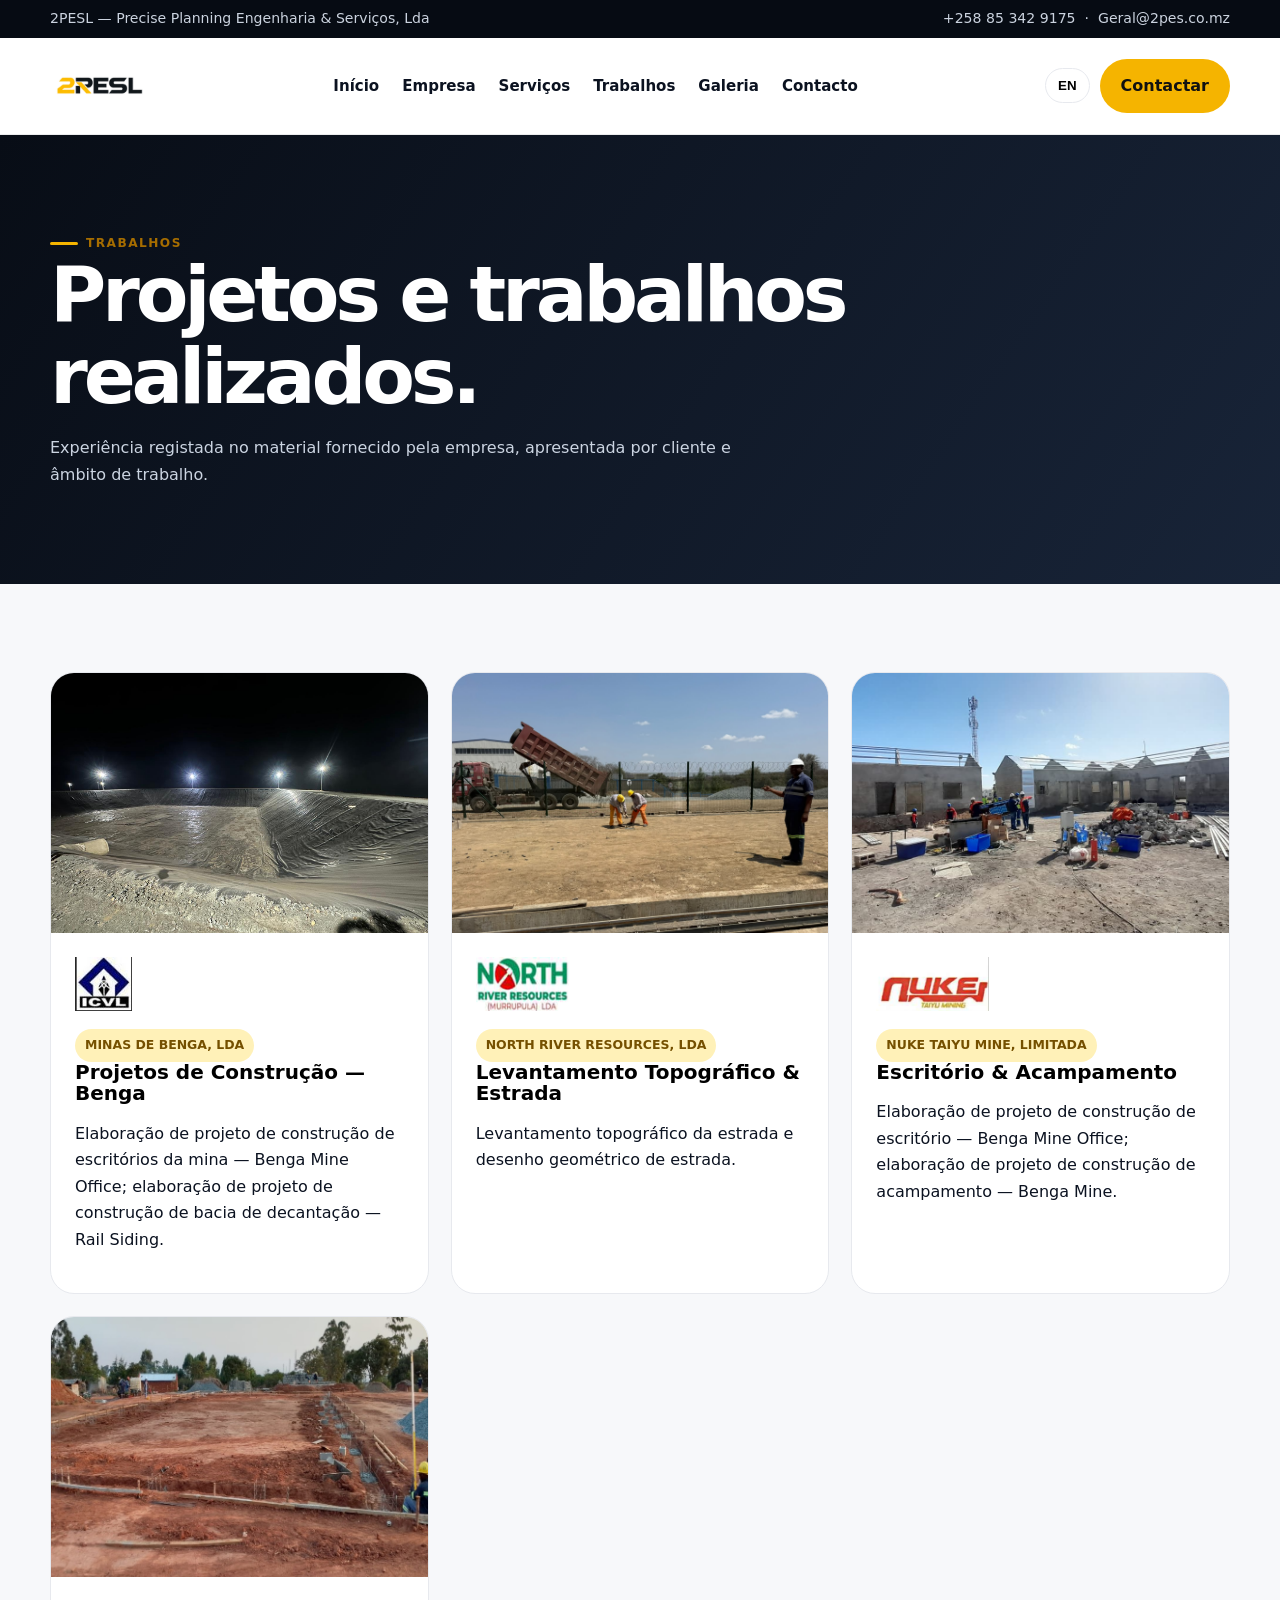
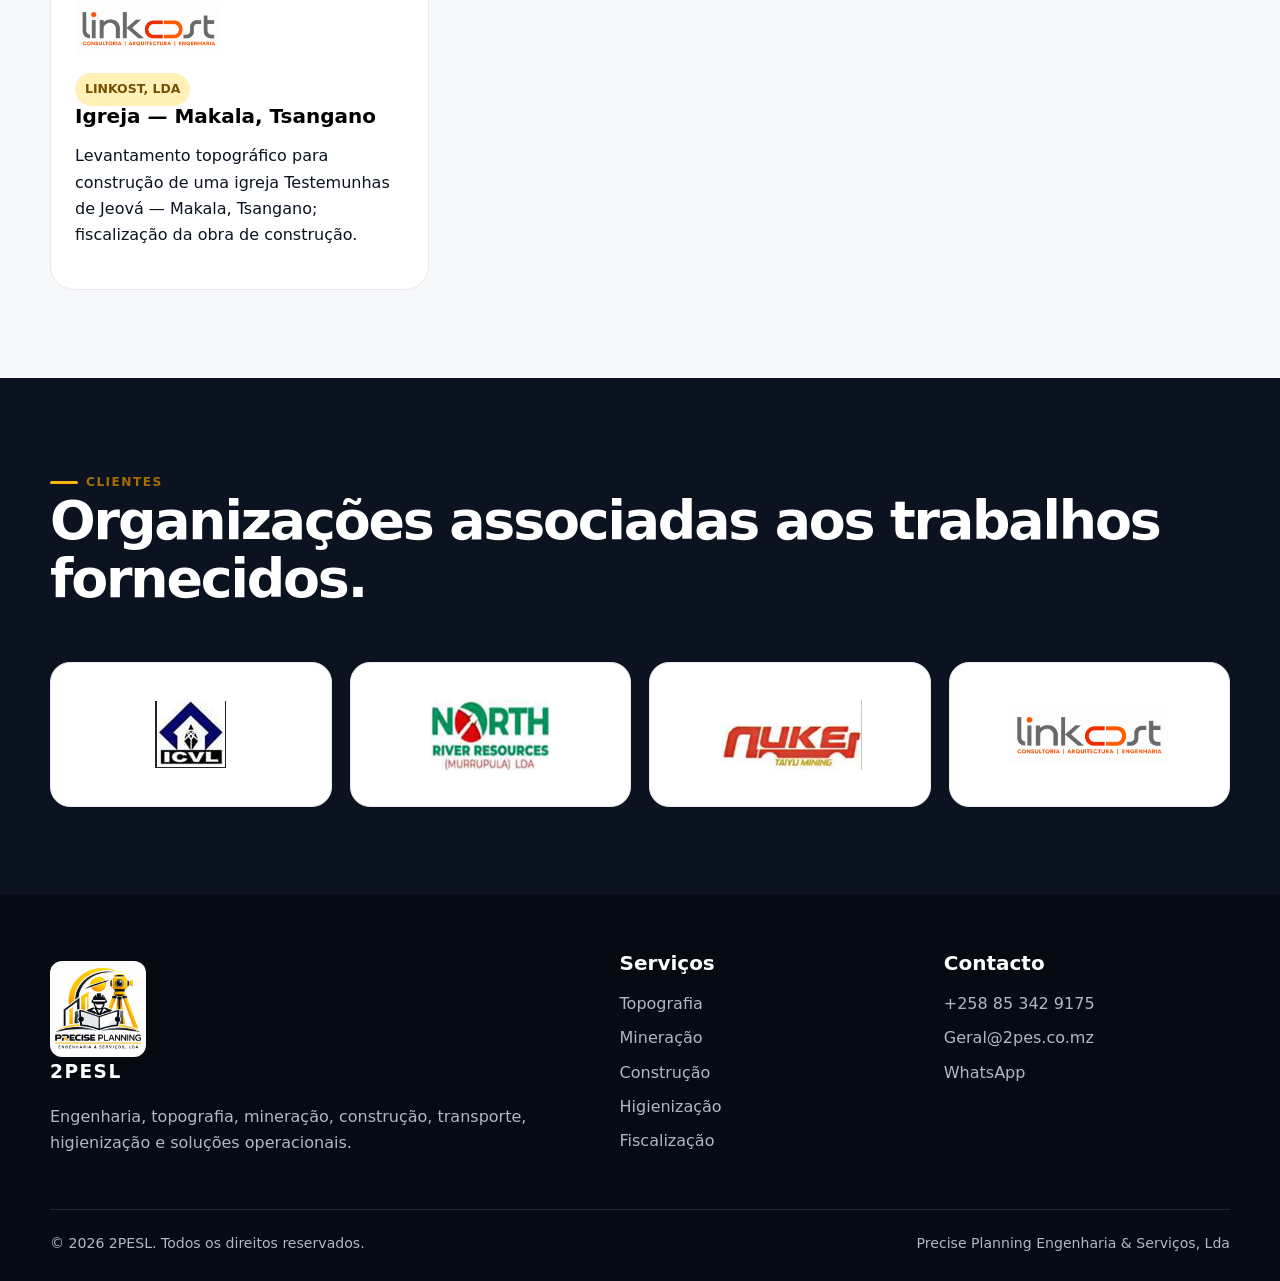
<file: trabalhos.html>
<!DOCTYPE html>
<html lang="pt">

<head>
    <meta charset="utf-8" />
    <meta content="width=device-width,initial-scale=1" name="viewport" />
    <meta content="2PESL — Precise Planning Engenharia &amp; Serviços, Lda" name="description" />
    <title>Trabalhos | 2PESL</title>
    <link href="assets/css/styles.css" rel="stylesheet" />
    <link rel="icon" href="./img/favicon.ico" sizes="any">    
</head>

<body data-title-en="Projects | 2PESL" data-title-pt="Trabalhos | 2PESL">
    <div data-partial="partials/header.html"></div>
    <main>
        <section class="page-hero">
            <div class="container reveal"><span class="eyebrow" data-i18n="projects">Trabalhos</span>
                <h1 data-en="Projects and completed work." data-pt="Projetos e trabalhos realizados.">Projetos e
                    trabalhos realizados.</h1>
                <p data-en="Experience documented in the company materials, presented by client and scope of work."
                    data-pt="Experiência registada no material fornecido pela empresa, apresentada por cliente e âmbito de trabalho.">
                    Experiência registada no material fornecido pela empresa, apresentada por cliente e âmbito de
                    trabalho.</p>
            </div>
        </section>
        <section class="section">
            <div class="container">
                <div class="grid-3">
                    <article class="project-card reveal"><img alt="Project works" class="photo"
                            src="img/project-8.jpeg" />
                        <div class="project-body"><img alt="Minas de Benga" class="client-logo"
                                src="img/client-minas-benga.png" /><span class="pill">MINAS DE BENGA, LDA</span>
                            <h3 data-en="Construction Projects — Benga" data-pt="Projetos de Construção — Benga">
                                Projetos de Construção — Benga</h3>
                            <p data-en="Design of mine office construction project — Benga Mine Office; design of a settling basin construction project — Rail Siding."
                                data-pt="Elaboração de projeto de construção de escritórios da mina — Benga Mine Office; elaboração de projeto de construção de bacia de decantação — Rail Siding.">
                                Elaboração de projeto de construção de escritórios da mina — Benga Mine Office;
                                elaboração de projeto de construção de bacia de decantação — Rail Siding.</p>
                        </div>
                    </article>
                    <article class="project-card reveal"><img alt="North River surveying" class="photo"
                            src="img/site-work.jpeg" />
                        <div class="project-body"><img alt="North River Resources" class="client-logo"
                                src="img/client-north-river.png" /><span class="pill">NORTH RIVER RESOURCES, LDA</span>
                            <h3 data-en="Topographic Survey &amp; Road"
                                data-pt="Levantamento Topográfico &amp; Estrada">Levantamento Topográfico &amp; Estrada
                            </h3>
                            <p data-en="Road topographic survey and road geometric design."
                                data-pt="Levantamento topográfico da estrada e desenho geométrico de estrada.">
                                Levantamento topográfico da estrada e desenho geométrico de estrada.</p>
                        </div>
                    </article>
                    <article class="project-card reveal"><img alt="Nuke Taiyu project" class="photo"
                            src="img/nuke-works.jpeg" />
                        <div class="project-body"><img alt="Nuke Taiyu Mine" class="client-logo"
                                src="img/client-nuke-taiyu.png" /><span class="pill">NUKE TAIYU MINE, LIMITADA</span>
                            <h3 data-en="Office &amp; Camp" data-pt="Escritório &amp; Acampamento">Escritório &amp;
                                Acampamento</h3>
                            <p data-en="Design of an office construction project — Benga Mine Office; design of a camp construction project — Benga Mine."
                                data-pt="Elaboração de projeto de construção de escritório — Benga Mine Office; elaboração de projeto de construção de acampamento — Benga Mine.">
                                Elaboração de projeto de construção de escritório — Benga Mine Office; elaboração de
                                projeto de construção de acampamento — Benga Mine.</p>
                        </div>
                    </article>
                    <article class="project-card reveal"><img alt="Linkost surveying" class="photo"
                            src="img/project-10.jpeg" />
                        <div class="project-body">
                            <img alt="Linkost Lda" class="client-logo"
                                src="img/linkost.png" style="background-color: white;" /><span class="pill">LINKOST, LDA</span>
                            <h3 data-en="Church — Makala, Tsangano" data-pt="Igreja — Makala, Tsangano">Igreja — Makala,
                                Tsangano</h3>
                            <p data-en="Topographic survey for construction of a Jehovah’s Witness church — Makala, Tsangano; construction works supervision."
                                data-pt="Levantamento topográfico para construção de uma igreja Testemunhas de Jeová — Makala, Tsangano; fiscalização da obra de construção.">
                                Levantamento topográfico para construção de uma igreja Testemunhas de Jeová — Makala,
                                Tsangano; fiscalização da obra de construção.</p>
                        </div>
                    </article>
                </div>
            </div>
        </section>
        <section class="section dark">
            <div class="container">
                <div class="section-head reveal">
                    <div><span class="eyebrow" data-en="Clients" data-pt="Clientes">Clientes</span>
                        <h2 data-en="Organizations associated with the supplied project records."
                            data-pt="Organizações associadas aos trabalhos fornecidos.">Organizações associadas aos
                            trabalhos fornecidos.</h2>
                    </div>
                </div>
                <div class="client-grid">
                    <div class="client reveal"><img alt="Minas de Benga" src="img/client-minas-benga.png" /></div>
                    <div class="client reveal"><img alt="North River Resources" src="img/client-north-river.png" />
                    </div>
                    <div class="client reveal"><img alt="Nuke Taiyu Mining" src="img/client-nuke-taiyu.png" /></div>
                    <div class="client reveal"><img alt="Linkost Lda" src="img/linkost.png"></div>
                </div>
            </div>
        </section>
    </main>
    <div data-partial="partials/footer.html"></div>
    <script src="assets/js/app.js"></script>
</body>

</html>
</file>
<file: assets/css/styles.css>
:root {
    --ink: #0b1220;
    --ink2: #151e2f;
    --gold: #f5b400;
    --gold2: #ffd34d;
    --teal: #0d9488;
    --paper: #f7f8fa;
    --muted: #667085;
    --white: #fff;
    --line: #e7e9ee;
    --shadow: 0 22px 60px rgba(10, 18, 32, .12);
    --radius: 24px
}

* {
    box-sizing: border-box
}

html {
    scroll-behavior: smooth
}

body {
    margin: 0;
    font-family: Inter, ui-sans-serif, system-ui, -apple-system, BlinkMacSystemFont, "Segoe UI", sans-serif;
    color: var(--ink);
    background: var(--paper);
    line-height: 1.65
}

img {
    max-width: 100%;
    display: block
}

a {
    text-decoration: none;
    color: inherit
}

.container {
    width: min(1180px, calc(100% - 36px));
    margin: auto
}

.eyebrow {
    display: inline-flex;
    gap: .5rem;
    align-items: center;
    font-weight: 800;
    letter-spacing: .12em;
    text-transform: uppercase;
    font-size: .76rem;
    color: #a66d00
}

.eyebrow:before {
    content: "";
    width: 28px;
    height: 3px;
    border-radius: 99px;
    background: var(--gold)
}

h1,
h2,
h3 {
    line-height: 1.08;
    margin: 0 0 1rem
}

h1 {
    font-size: clamp(2.6rem, 6vw, 5.7rem);
    letter-spacing: -.055em
}

h2 {
    font-size: clamp(2rem, 4.2vw, 3.8rem);
    letter-spacing: -.04em
}

h3 {
    font-size: 1.25rem
}

.lead {
    font-size: clamp(1.05rem, 2vw, 1.25rem);
    color: #d7dce4;
    max-width: 760px
}

.section {
    padding: 88px 0
}

.section-head {
    display: flex;
    justify-content: space-between;
    align-items: end;
    gap: 28px;
    margin-bottom: 38px
}

.section-head p {
    max-width: 600px;
    color: var(--muted);
    margin: 0
}

.topbar {
    background: #060b13;
    color: #cbd3df;
    font-size: .88rem
}

.topbar .container {
    min-height: 38px;
    display: flex;
    justify-content: space-between;
    align-items: center;
    gap: 20px
}

.topbar a:hover {
    color: var(--gold2)
}

header {
    position: sticky;
    top: 0;
    z-index: 100;
    background: rgba(255, 255, 255, .92);
    backdrop-filter: blur(16px);
    border-bottom: 1px solid rgba(10, 18, 32, .08)
}

.nav {
    min-height: 76px;
    display: flex;
    align-items: center;
    justify-content: space-between;
    gap: 24px
}

.brand {
    display: flex;
    align-items: center;
    gap: 12px;
    font-weight: 900;
    font-size: 1.16rem;
    letter-spacing: .08em
}

.brand img {
    width: 96px;
    object-fit: contain;
    border-radius: 12px
}

.nav-links {
    display: flex;
    align-items: center;
    gap: 23px;
    font-size: .94rem;
    font-weight: 700
}

.nav-links a {
    position: relative
}

.nav-links a:after {
    content: "";
    position: absolute;
    left: 0;
    bottom: -7px;
    height: 2px;
    width: 0;
    background: var(--gold);
    transition: .25s
}

.nav-links a:hover:after,
.nav-links a.active:after {
    width: 100%
}

.nav-actions {
    display: flex;
    align-items: center;
    gap: 10px
}

.lang {
    border: 1px solid var(--line);
    background: white;
    border-radius: 999px;
    padding: 9px 12px;
    font-weight: 800;
    cursor: pointer
}

.btn {
    display: inline-flex;
    justify-content: center;
    align-items: center;
    gap: 10px;
    border-radius: 999px;
    padding: 13px 20px;
    font-weight: 850;
    border: 1px solid transparent;
    transition: .25s;
    cursor: pointer
}

.btn-primary {
    background: var(--gold);
    color: #111
}

.btn-primary:hover {
    transform: translateY(-2px);
    box-shadow: 0 14px 26px rgba(245, 180, 0, .28)
}

.btn-outline {
    border-color: rgba(255, 255, 255, .26);
    color: white;
    background: rgba(255, 255, 255, .05)
}

.btn-outline:hover {
    border-color: var(--gold);
    color: var(--gold2)
}

.menu-btn {
    display: none;
    border: 0;
    background: none;
    font-size: 1.55rem
}

.hero {
    position: relative;
    overflow: hidden;
    background: radial-gradient(circle at 78% 16%, rgba(245, 180, 0, .22), transparent 30%), linear-gradient(125deg, #070c14 0%, #111c2d 60%, #1c2638 100%);
    color: white;
    min-height: 720px;
    display: flex;
    align-items: center
}

.hero-grid {
    display: grid;
    grid-template-columns: 1.08fr .92fr;
    align-items: center;
    gap: 52px;
    padding: 80px 0
}

.hero h1 span {
    color: var(--gold)
}

.hero-copy p {
    max-width: 700px
}

.hero-actions {
    display: flex;
    flex-wrap: wrap;
    gap: 12px;
    margin-top: 30px
}

.hero-media {
    position: relative
}

.hero-media .main {
    width: 100%;
    aspect-ratio: 5/5;
    object-fit: center;
    border-radius: 36px;
    box-shadow: 0 35px 90px rgba(0, 0, 0, .38);
    border: 1px solid rgba(255, 255, 255, .13)
}

.hero-media:after {
    content: "";
    position: absolute;
    inset: auto -22px -22px auto;
    width: 46%;
    height: 46%;
    border: 2px solid var(--gold);
    border-radius: 32px;
    z-index: -1
}

.floating-card {
    position: absolute;
    left: -40px;
    top: 16px;
    background: rgba(255, 255, 255, .95);
    color: var(--ink);
    border: solid 3px var(--ink2);
    padding: 18px 20px;
    border-radius: 25px;
    box-shadow: var(--shadow);
    max-width: 245px
}

.floating-card strong {
    display: block;
    font-size: 1.5rem
}

.contact-drop {
    position: relative;
    display: inline-block
}

.contact-menu {
    position: absolute;
    left: 0;
    top: calc(100% + 10px);
    background: white;
    color: var(--ink);
    width: 260px;
    border-radius: 18px;
    padding: 12px;
    box-shadow: var(--shadow);
    opacity: 0;
    visibility: hidden;
    transform: translateY(-8px);
    transition: .2s;
    z-index: 20
}

.contact-drop.open .contact-menu {
    opacity: 1;
    visibility: visible;
    transform: none
}

.contact-menu a {
    display: flex;
    gap: 10px;
    padding: 11px 12px;
    border-radius: 12px;
    font-weight: 750
}

.contact-menu a:hover {
    background: #f3f5f8
}

.stats {
    margin-top: -42px;
    position: relative;
    z-index: 3
}

.stats-grid {
    display: grid;
    grid-template-columns: repeat(4, 1fr);
    background: white;
    border-radius: 24px;
    box-shadow: var(--shadow);
    overflow: hidden
}

.stat {
    padding: 28px;
    border-right: 1px solid var(--line)
}

.stat:last-child {
    border-right: 0
}

.stat strong {
    font-size: 1.7rem;
    display: block
}

.stat span {
    color: var(--muted);
    font-size: .92rem
}

.grid-3 {
    display: grid;
    grid-template-columns: repeat(3, 1fr);
    gap: 22px
}

.card {
    background: white;
    border: 1px solid var(--line);
    border-radius: var(--radius);
    padding: 27px;
    box-shadow: 0 8px 25px rgba(10, 18, 32, .04);
    transition: .3s
}

.card:hover {
    transform: translateY(-7px);
    box-shadow: var(--shadow)
}

.icon {
    width: 48px;
    height: 48px;
    border-radius: 14px;
    background: var(--gold);
    color: #060b13;
    display: grid;
    place-items: center;
    font-size: 1.35rem;
    margin-bottom: 20px
}

.card p {
    color: var(--ink2);
    margin-bottom: 0
}

article h3 {
    color: black;
}

.dark {
    background: var(--ink);
    color: white
}

.split {
    display: grid;
    grid-template-columns: 1fr 1fr;
    gap: 60px;
    align-items: center
}

.split img {
    border-radius: 30px;
    box-shadow: var(--shadow);
    aspect-ratio: 5/4;
    object-fit: cover
}

.checklist {
    display: grid;
    gap: 14px;
    margin-top: 24px
}

.check {
    display: flex;
    gap: 12px
}

.check b {
    color: #936300
}

.project-card {
    overflow: hidden;
    background: white;
    border-radius: 24px;
    border: 1px solid var(--line)
}

.project-card .photo {
    height: 260px;
    width: 100%;
    object-fit: cover;
    transition: .45s
}

.project-card:hover .photo {
    transform: scale(1.035)
}

.project-body {
    padding: 24px
}

.client-logo {
    height: 54px;
    max-width: 155px;
    object-fit: contain;
    margin-bottom: 18px
}

.pill {
    display: inline-block;
    padding: 6px 10px;
    border-radius: 999px;
    background: #fff1b8;
    color: #755000;
    font-weight: 800;
    font-size: .78rem
}

.gallery {
    columns: 3 280px;
    column-gap: 16px
}

.gallery figure {
    margin: 0 0 16px;
    break-inside: avoid;
    overflow: hidden;
    border-radius: 18px;
    position: relative;
    background: #ddd
}

.gallery img {
    width: 100%;
    transition: .45s
}

.gallery figure:hover img {
    transform: scale(1.035)
}

.page-hero {
    background: linear-gradient(125deg, #080d16, #182438);
    color: white;
    padding: 92px 0 80px
}

.page-hero p {
    color: #cbd4e1;
    max-width: 700px
}

.service-list {
    display: grid;
    grid-template-columns: repeat(2, 1fr);
    gap: 22px
}

.service-row {
    background: white;
    border-radius: 22px;
    border: 1px solid var(--line);
    padding: 28px;
    display: grid;
    grid-template-columns: 62px 1fr;
    gap: 18px
}

.service-row .icon {
    margin: 0
}

.service-row ul {
    color: var(--muted);
    padding-left: 20px
}

.client-grid {
    display: grid;
    grid-template-columns: repeat(4, 1fr);
    gap: 18px
}

.client {
    background: white;
    border: 1px solid var(--line);
    border-radius: 20px;
    min-height: 145px;
    padding: 22px;
    display: flex;
    align-items: center;
    justify-content: center;
    text-align: center
}

.client img {
    max-height: 70px;
    max-width: 160px
}

.contact-grid {
    display: grid;
    grid-template-columns: .85fr 1.15fr;
    gap: 28px
}

.contact-card {
    background: var(--ink);
    color: white;
    border-radius: 28px;
    padding: 34px
}

.contact-card a {
    display: block;
    margin: 14px 0;
    font-weight: 800;
    color: var(--gold2)
}

.form {
    background: white;
    border-radius: 28px;
    padding: 34px;
    border: 1px solid var(--line)
}

.form-grid {
    display: grid;
    grid-template-columns: 1fr 1fr;
    gap: 14px
}

.form input,
.form textarea {
    width: 100%;
    border: 1px solid #d8dde5;
    border-radius: 14px;
    padding: 14px 15px;
    font: inherit
}

.form textarea {
    min-height: 150px;
    resize: vertical
}

.form .full {
    grid-column: 1/-1
}

.footer {
    background: #060b13;
    color: #aeb8c6;
    padding: 58px 0 26px
}

.footer-grid {
    display: grid;
    grid-template-columns: 1.3fr .7fr .7fr;
    gap: 38px
}

.footer h3 {
    color: white
}

.footer a {
    display: block;
    margin: 8px 0
}

.footer a:hover {
    color: var(--gold2)
}

.footer-bottom {
    border-top: 1px solid #202938;
    margin-top: 36px;
    padding-top: 22px;
    display: flex;
    justify-content: space-between;
    gap: 20px;
    font-size: .88rem
}

.reveal {
    opacity: 0;
    transform: translateY(24px);
    transition: .65s ease
}

.reveal.visible {
    opacity: 1;
    transform: none;
}

strong {
    color: black;
}

@media(max-width:900px) {
    .nav-links {
        position: fixed;
        inset: 115px 18px auto 18px;
        background: white;
        box-shadow: var(--shadow);
        border-radius: 20px;
        padding: 22px;
        display: none;
        flex-direction: column;
        align-items: flex-start
    }

    .nav-links.open {
        display: flex
    }

    .menu-btn {
        display: block
    }

    .nav-actions .btn {
        display: none
    }

    .hero {
        min-height: auto
    }

    .hero-grid,
    .split,
    .contact-grid {
        grid-template-columns: 1fr
    }

    .hero-grid {
        padding: 58px 0 90px
    }

    .hero-media {
        max-width: 620px
    }

    .floating-card {
        left: 18px
    }

    .stats-grid {
        grid-template-columns: repeat(2, 1fr)
    }

    .stat:nth-child(2) {
        border-right: 0
    }

    .stat:nth-child(-n+2) {
        border-bottom: 1px solid var(--line)
    }

    .grid-3,
    .client-grid {
        grid-template-columns: repeat(2, 1fr)
    }

    .service-list {
        grid-template-columns: 1fr
    }

    .footer-grid {
        grid-template-columns: 1fr 1fr
    }

    .footer-grid>div:first-child {
        grid-column: 1/-1
    }
}

@media(max-width:600px) {
    .topbar .container {
        justify-content: center
    }

    .topbar span {
        display: none
    }

    .nav {
        min-height: 68px
    }

    .brand img {
        width: 86px;
    }

    .hero h1 {
        font-size: 2.65rem
    }

    .hero-media .main {
        aspect-ratio: 1/1
    }

    .section {
        padding: 66px 0
    }

    .section-head {
        align-items: flex-start;
        flex-direction: column
    }

    .grid-3,
    .client-grid,
    .form-grid {
        grid-template-columns: 1fr
    }

    .stats-grid {
        grid-template-columns: 1fr
    }

    .stat {
        border-right: 0 !important;
        border-bottom: 1px solid var(--line) !important
    }

    .stat:last-child {
        border-bottom: 0 !important
    }

    .footer-grid {
        grid-template-columns: 1fr
    }

    .footer-grid>div:first-child {
        grid-column: auto
    }

    .footer-bottom {
        flex-direction: column
    }

    .service-row {
        grid-template-columns: 1fr
    }

    .gallery {
        columns: 1
    }

    .contact-menu {
        width: min(260px, 85vw)
    }
}

/* Reliable direct contact options (no backend form required) */
.contact-direct {
    padding: clamp(1.4rem, 3vw, 2.2rem);
    border: 1px solid rgba(255, 255, 255, .08);
    border-radius: 24px;
    background: linear-gradient(145deg, rgba(255, 255, 255, .05), rgba(255, 255, 255, .015));
    box-shadow: 0 18px 60px rgba(0, 0, 0, .12)
}

.contact-direct h2 {
    margin: .45rem 0 .75rem
}

.contact-direct>p {
    color: var(--muted);
    margin-bottom: 1.35rem
}

.direct-actions {
    display: grid;
    gap: .8rem
}

.direct-action {
    display: flex;
    align-items: center;
    justify-content: space-between;
    gap: 1rem;
    padding: 1rem 1.05rem;
    border: 1px solid rgba(255, 255, 255, .1);
    border-radius: 15px;
    background: rgba(255, 255, 255, .035);
    transition: transform .25s ease, border-color .25s ease, background .25s ease
}

.direct-action:hover {
    transform: translateY(-3px);
    border-color: var(--accent);
    background: rgba(255, 255, 255, .065)
}

.direct-action strong {
    color: var(--text)
}

.direct-action span:last-child {
    color: var(--muted);
    text-align: right
}

@media(max-width:640px) {
    .direct-action {
        align-items: flex-start;
        flex-direction: column
    }

    .direct-action span:last-child {
        text-align: left
    }
}
</file>
